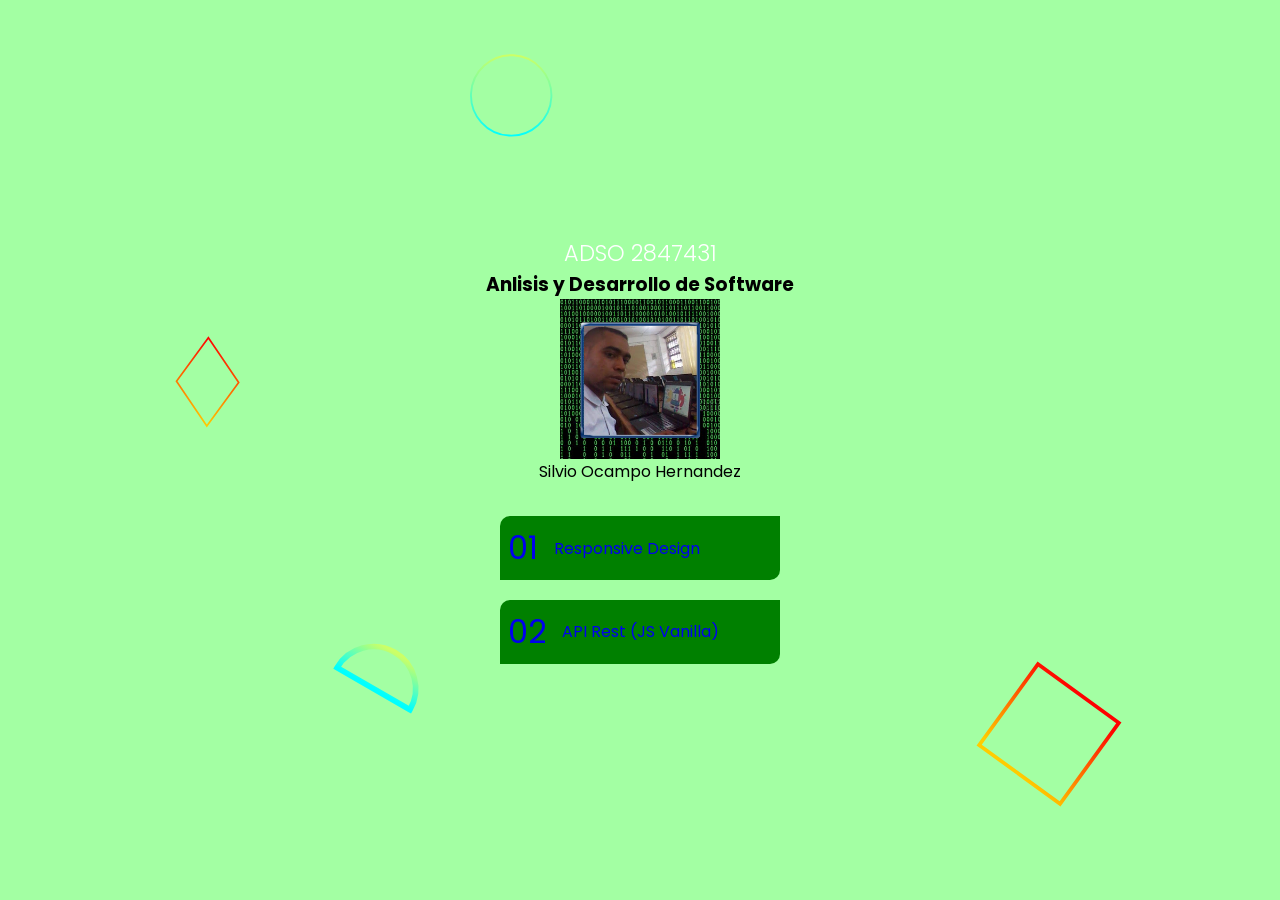
<file: index.html>
<!DOCTYPE html>
<html lang="en">
<head>
    <meta charset="UTF-8">
    <meta name="viewport" content="width=device-width, initial-scale=1.0">
    <title>Main Menu - ADSO 2847431</title>
    <link rel="stylesheet" href="css/master.css">
    <style>
        h1{
            text-align: center;
            zoom: 2.4;
        }
    </style>
</head>
<body class="mmenu">
    <main>
        <header>
            <h2>ADSO 2847431</h2>
            <h3>Anlisis y Desarrollo de Software</h3>
            <img src="css/profile-pic(1).png" width="160">
            <p>Silvio Ocampo Hernandez</p>
        </header>
        <menu>
            <a href="01-responsive-design/inde.html">
                <span>01</span>
                Responsive Design
            </a>
            <a href="#">
                <span>02</span>
                API Rest (JS Vanilla)
            </a>
           
        </menu>
    </main>
</body>
</html>
</file>
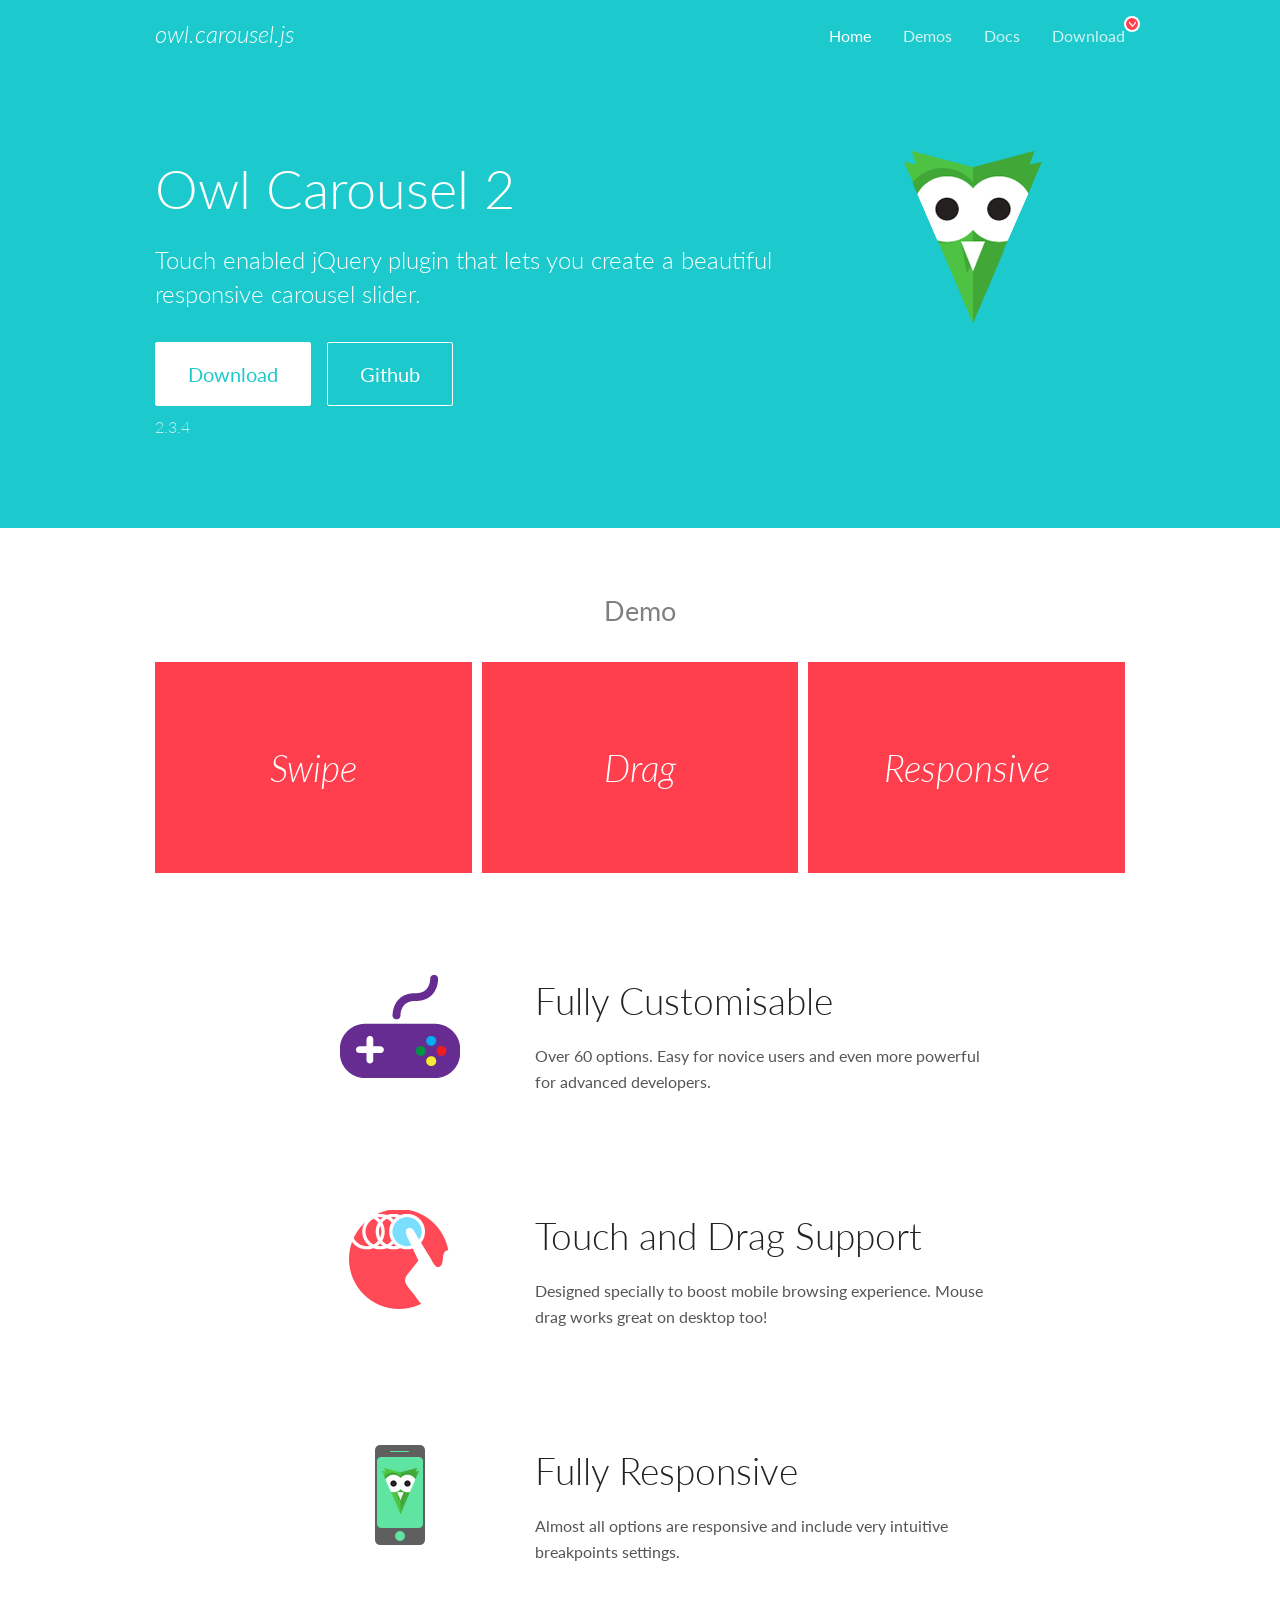
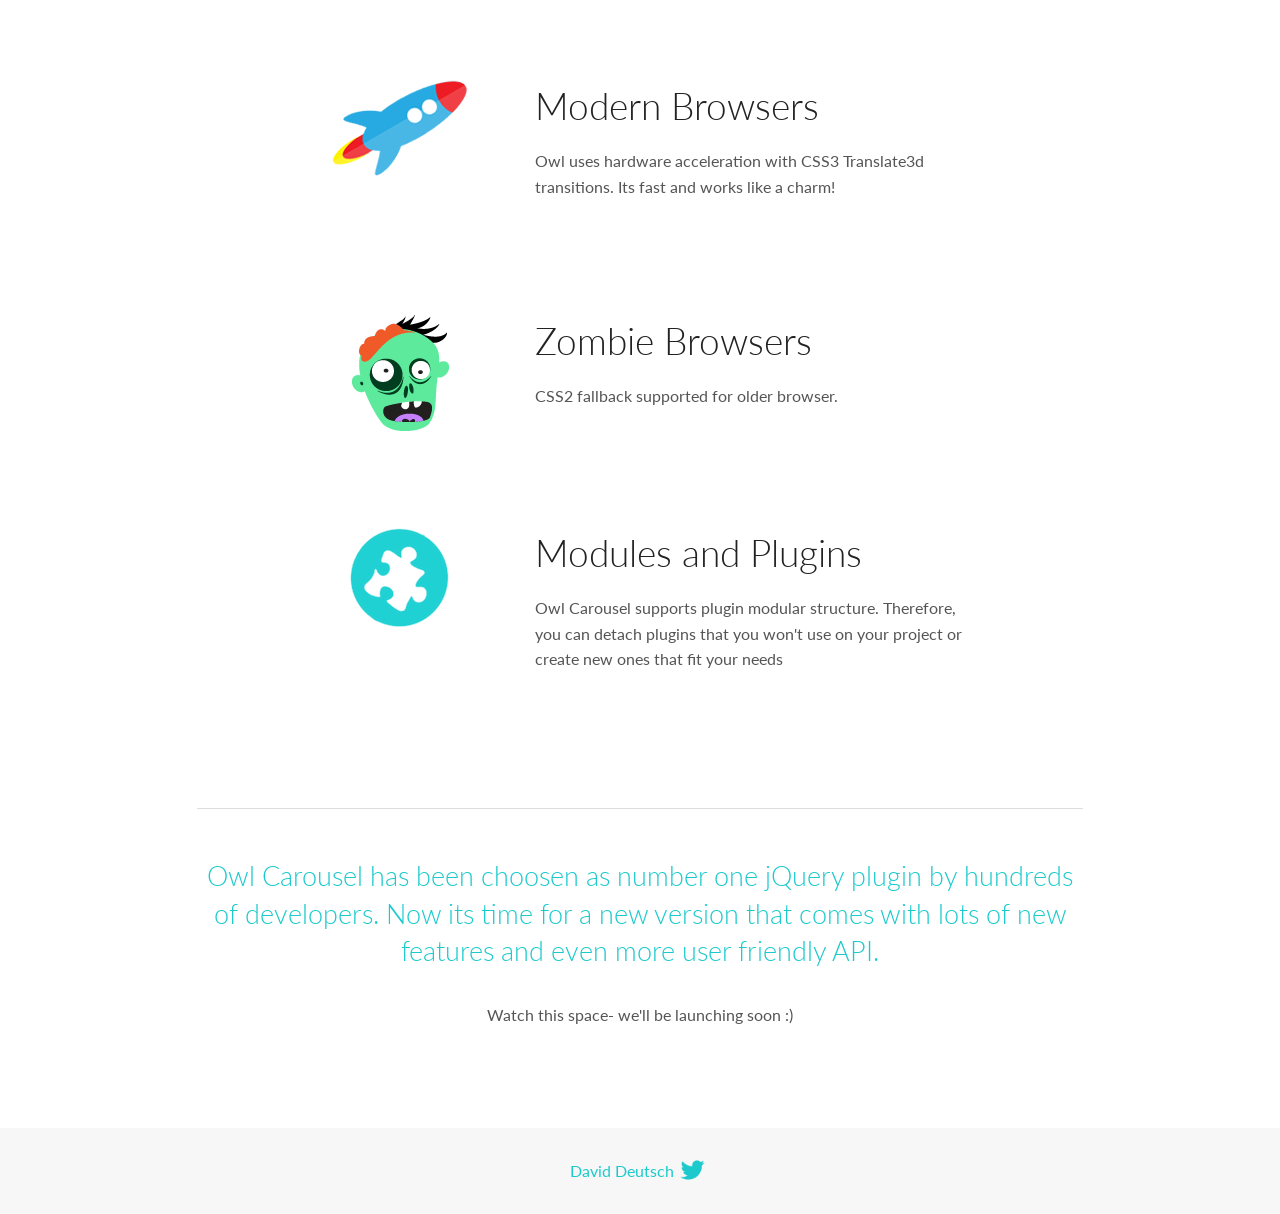
<file: js/OwlCarousel2-2.3.4/docs/index.html>
<!DOCTYPE html>
<html lang="en">
  <head>

    <!-- head -->
    <meta charset="utf-8">
    <meta name="msapplication-tap-highlight" content="no" />
    <meta name="viewport" content="width=device-width, initial-scale=1.0" />
    <meta name="description" content="Touch enabled jQuery plugin that lets you create beautiful responsive carousel slider.">
    <meta name="author" content="David Deutsch">
    <title>
      Home | Owl Carousel | 2.3.4
    </title>

    <!-- Stylesheets -->
    <link href='https://fonts.googleapis.com/css?family=Lato:300,400,700,400italic,300italic' rel='stylesheet' type='text/css'>
    <link rel="stylesheet" href="assets/css/docs.theme.min.css">

    <!-- Owl Stylesheets -->
    <link rel="stylesheet" href="assets/owlcarousel/assets/owl.carousel.min.css">
    <link rel="stylesheet" href="assets/owlcarousel/assets/owl.theme.default.min.css">

    <!-- HTML5 shim and Respond.js IE8 support of HTML5 elements and media queries -->

    <!--[if lt IE 9]>
      <script src="https://oss.maxcdn.com/libs/html5shiv/3.7.0/html5shiv.js"></script>
      <script src="https://oss.maxcdn.com/libs/respond.js/1.3.0/respond.min.js"></script>
    <![endif]-->

    <!-- Favicons -->
    <link rel="apple-touch-icon-precomposed" sizes="144x144" href="assets/ico/apple-touch-icon-144-precomposed.png">
    <link rel="shortcut icon" href="assets/ico/favicon.png">
    <link rel="shortcut icon" href="favicon.ico">

    <!-- Yeah i know js should not be in header. Its required for demos.-->

    <!-- javascript -->
    <script src="assets/vendors/jquery.min.js"></script>
    <script src="assets/owlcarousel/owl.carousel.js"></script>
  </head>
  <body>

    <!-- header -->
    <header class="header">
      <div class="row">
        <div class="large-12 columns">
          <div class="brand left">
            <h3>
              <a href="/OwlCarousel2/">owl.carousel.js</a> 
            </h3>
          </div>
          <a id="toggle-nav" class="right">
            <span></span> <span></span> <span></span> 
          </a> 
          <div class="nav-bar">
            <ul class="clearfix">
              <li class="active">
                <a href="/OwlCarousel2/index.html">Home</a> 
              </li>
              <li> <a href="/OwlCarousel2/demos/demos.html">Demos</a>  </li>
              <li> <a href="/OwlCarousel2/docs/started-welcome.html">Docs</a>  </li>
              <li>
                <a href="https://github.com/OwlCarousel2/OwlCarousel2/archive/2.3.4.zip">Download</a> 
                <span class="download"></span> 
              </li>
            </ul>
          </div>
        </div>
      </div>
    </header>

    <!-- home panel -->
    <section id="hero">
      <div class="row">
        <div class="large-8 medium-8 columns">
          <h1>Owl Carousel 2</h1>
          <h4>Touch enabled jQuery plugin that lets you create a beautiful responsive carousel slider.</h4>
          <a href="https://github.com/OwlCarousel2/OwlCarousel2/archive/2.3.4.zip" class="hero-button">Download</a> 
          <a href="https://github.com/OwlCarousel2/OwlCarousel2" class="hero-button outline">Github</a> 
          <p>2.3.4</p>
        </div>
        <div class="large-4 medium-4 columns">
          <img class="owl-logo" src="assets/img/owl-logo.png" alt="mr. Owl">
        </div>
      </div>
    </section>

    <!-- body -->
    <div class="home-demo">
      <div class="row">
        <div class="large-12 columns">
          <h3>Demo</h3>
          <div class="owl-carousel">
            <div class="item">
              <h2>Swipe</h2>
            </div>
            <div class="item">
              <h2>Drag</h2>
            </div>
            <div class="item">
              <h2>Responsive</h2>
            </div>
            <div class="item">
              <h2>CSS3</h2>
            </div>
            <div class="item">
              <h2>Fast</h2>
            </div>
            <div class="item">
              <h2>Easy</h2>
            </div>
            <div class="item">
              <h2>Free</h2>
            </div>
            <div class="item">
              <h2>Upgradable</h2>
            </div>
            <div class="item">
              <h2>Tons of options</h2>
            </div>
            <div class="item">
              <h2>Infinity</h2>
            </div>
            <div class="item">
              <h2>Auto Width</h2>
            </div>
          </div>
        </div>
      </div>
    </div>
    <script>
      var owl = $('.owl-carousel');
      owl.owlCarousel({
        margin: 10,
        loop: true,
        responsive: {
          0: {
            items: 1
          },
          600: {
            items: 2
          },
          1000: {
            items: 3
          }
        }
      })
    </script>

    <!-- features -->
    <div id="features">
      <div class="row">
        <div class="small-12 medium-9 small-centered columns">
          <section class="row feature">
            <div class="medium-4 small-12 columns">
              <img src="assets/img/feature-options.png" alt="">
            </div>
            <div class="medium-8 small-12 columns">
              <h2>Fully Customisable</h2>
              <p>Over 60 options. Easy for novice users and even more powerful for advanced developers.</p>
            </div>
          </section>
          <section class="row feature">
            <div class="medium-4 small-12 columns">
              <img src="assets/img/feature-drag.png" alt="">
            </div>
            <div class="medium-8 small-12 columns">
              <h2>Touch and Drag Support</h2>
              <p>Designed specially to boost mobile browsing experience. Mouse drag works great on desktop too!</p>
            </div>
          </section>
          <section class="row feature">
            <div class="medium-4 small-12 columns">
              <img src="assets/img/feature-responsive.png" alt="">
            </div>
            <div class="medium-8 small-12 columns">
              <h2>Fully Responsive</h2>
              <p>Almost all options are responsive and include very intuitive breakpoints settings.</p>
            </div>
          </section>
          <section class="row feature">
            <div class="medium-4 small-12 columns">
              <img src="assets/img/feature-modern.png" alt="">
            </div>
            <div class="medium-8 small-12 columns">
              <h2>Modern Browsers</h2>
              <p>Owl uses hardware acceleration with CSS3 Translate3d transitions. Its fast and works like a charm! </p>
            </div>
          </section>
          <section class="row feature">
            <div class="medium-4 small-12 columns">
              <img src="assets/img/feature-zombie.png" alt="">
            </div>
            <div class="medium-8 small-12 columns">
              <h2>Zombie Browsers</h2>
              <p>CSS2 fallback supported for older browser.</p>
            </div>
          </section>
          <section class="row feature">
            <div class="medium-4 small-12 columns">
              <img src="assets/img/feature-module.png" alt="">
            </div>
            <div class="medium-8 small-12 columns">
              <h2>Modules and Plugins</h2>
              <p>Owl Carousel supports plugin modular structure. Therefore, you can detach plugins that you won&#x27;t use on your project or create new ones that fit your needs</p>
            </div>
          </section>
        </div>
      </div>
    </div>

    <!-- footer -->
    <section id="teaser-text">
      <div class="row">
        <div class="small-12 medium-11 small-centered columns">
          <hr>
          <h3 id="owl-carousel-has-been-choosen-as-number-one-jquery-plugin-by-hundreds-of-developers-now-its-time-for-a-new-version-that-comes-with-lots-of-new-features-and-even-more-user-friendly-api-">Owl Carousel has been choosen as number one jQuery plugin by hundreds of developers. Now its time for a new version that comes with lots of new features and even more user friendly API.</h3>
          <p>Watch this space- we&#39;ll be launching soon :)</p>
        </div>
      </div>
    </section>

    <!-- footer -->
    <footer class="footer">
      <div class="row">
        <div class="large-12 columns">
          <h5>
            <a href="/OwlCarousel2/docs/support-contact.html">David Deutsch</a> 
            <a id="custom-tweet-button" href="https://twitter.com/share?url=https://github.com/OwlCarousel2/OwlCarousel2&text=Owl Carousel - This is so awesome! " target="_blank"></a> 
          </h5>
        </div>
      </div>
    </footer>

    <!-- vendors -->
    <script src="assets/vendors/highlight.js"></script>
    <script src="assets/js/app.js"></script>
  </body>
</html>
</file>
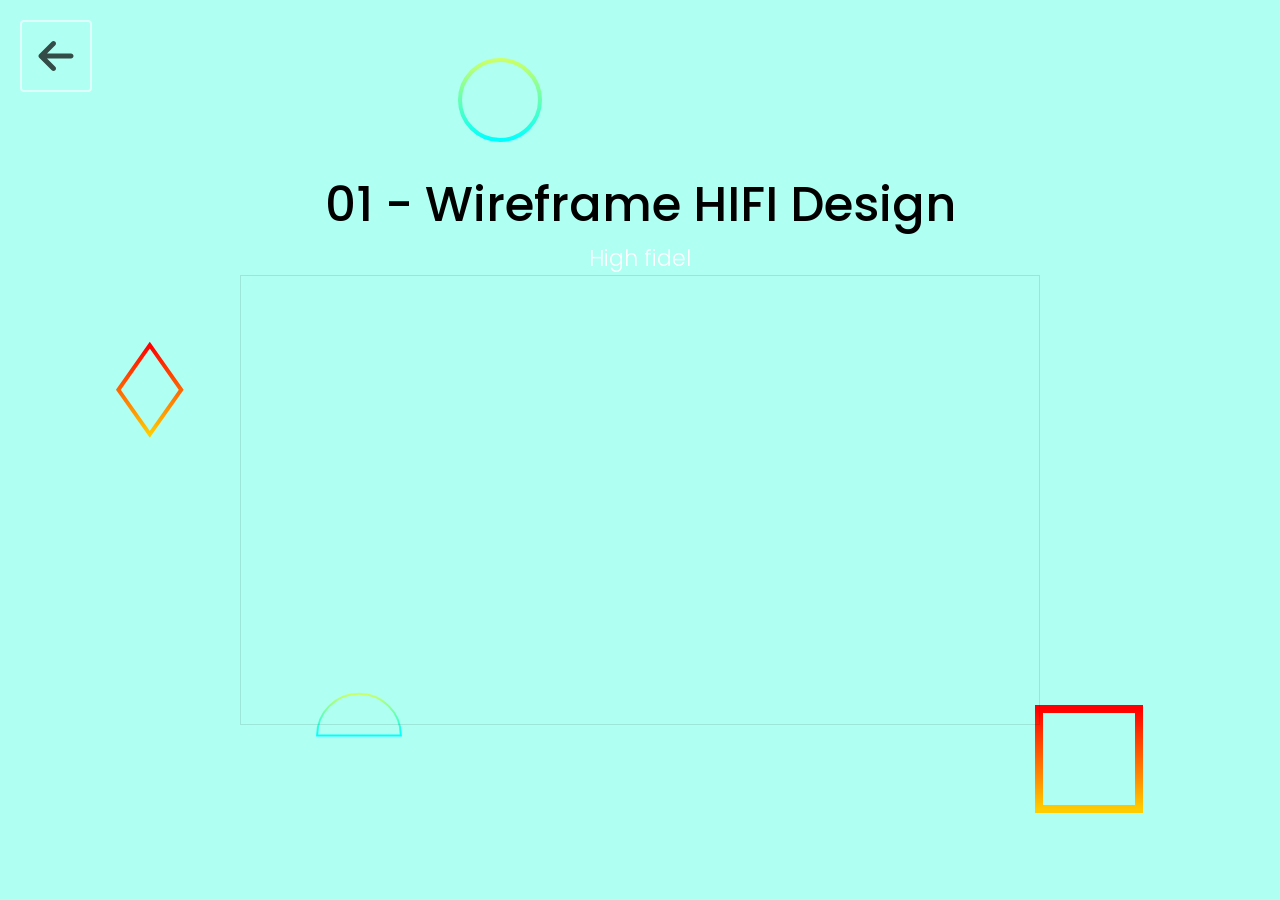
<file: 01-responsive-design/01-wireframe-hifi.html>
<!DOCTYPE html>
<html lang="en">
<head>
    <meta charset="UTF-8">
    <meta name="viewport" content="width=device-width, initial-scale=1.0">
    <title>01 Responsive Dessign</title>
    <link rel="stylesheet" href="../css/master.css">
    <style>
    </style>
</head>
<body class="level3">
    <nav>
        <a href="inde.html" >
            <svg xmlns="http://www.w3.org/2000/svg" viewBox="0 0 448 512"><!--!Font Awesome Free 6.5.2 by @fontawesome - https://fontawesome.com License - https://fontawesome.com/license/free Copyright 2024 Fonticons, Inc.--><path d="M9.4 233.4c-12.5 12.5-12.5 32.8 0 45.3l160 160c12.5 12.5 32.8 12.5 45.3 0s12.5-32.8 0-45.3L109.2 288 416 288c17.7 0 32-14.3 32-32s-14.3-32-32-32l-306.7 0L214.6 118.6c12.5-12.5 12.5-32.8 0-45.3s-32.8-12.5-45.3 0l-160 160z"/></svg>
        </a>
    </nav>
    <main>
        <header>
            <h1>01 - Wireframe HIFI Design</h1>
            <h2>High fidel</h2>
            <iframe style="border: 1px solid rgba(0, 0, 0, 0.1);" width="800" height="450" src="https://www.figma.com/embed?embed_host=share&url=https%3A%2F%2Fwww.figma.com%2Fdesign%2FKlC0yAjcjblSTc1vYr905q%2FUntitled%3Fnode-id%3D42-2%26t%3DKLjxULi3fs0IqRSe-1" allowfullscreen></iframe>
        </header>
        
    </main>
</body>
</html>
</file>
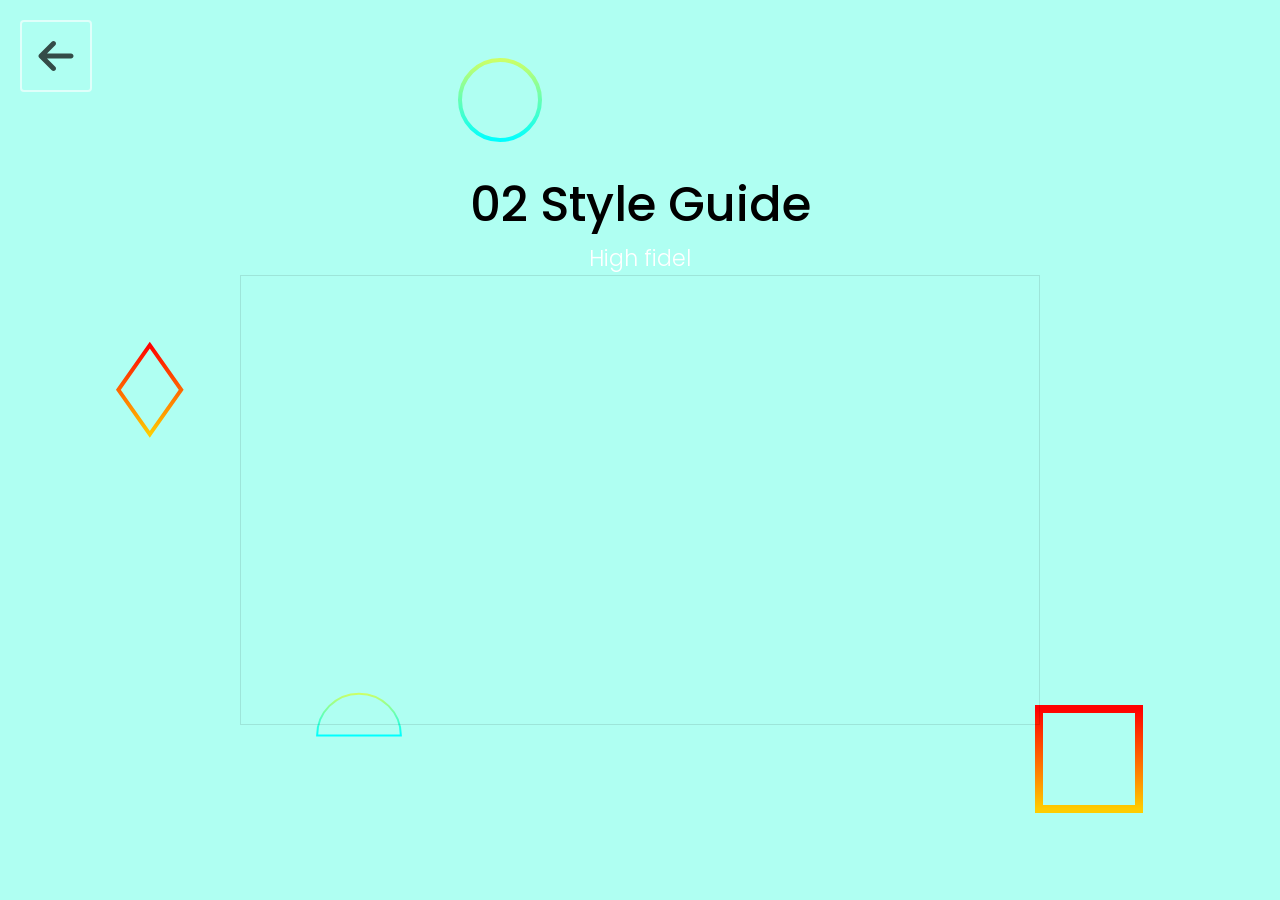
<file: 01-responsive-design/02-styleguide.html>
<!DOCTYPE html>
<html lang="en">
<head>
    <meta charset="UTF-8">
    <meta name="viewport" content="width=device-width, initial-scale=1.0">
    <title>02 Style Guide</title>
    <link rel="stylesheet" href="../css/master.css">
    <style>
    </style>
</head>
<body class="level3">
    <nav>
        <a href="inde.html" >
            <svg xmlns="http://www.w3.org/2000/svg" viewBox="0 0 448 512"><!--!Font Awesome Free 6.5.2 by @fontawesome - https://fontawesome.com License - https://fontawesome.com/license/free Copyright 2024 Fonticons, Inc.--><path d="M9.4 233.4c-12.5 12.5-12.5 32.8 0 45.3l160 160c12.5 12.5 32.8 12.5 45.3 0s12.5-32.8 0-45.3L109.2 288 416 288c17.7 0 32-14.3 32-32s-14.3-32-32-32l-306.7 0L214.6 118.6c12.5-12.5 12.5-32.8 0-45.3s-32.8-12.5-45.3 0l-160 160z"/></svg>
        </a>
    </nav>
    <main>
        <header>
            <h1>02 Style Guide</h1>
            <h2>High fidel</h2>
            <iframe style="border: 1px solid rgba(0, 0, 0, 0.1);" width="800" height="450" src="https://www.figma.com/embed?embed_host=share&url=https%3A%2F%2Fwww.figma.com%2Fdesign%2Ftoiyt9MYlbN4r5kBenJ7j0%2FUntitled%3Fnode-id%3D0-1%26t%3D48EDY2t6KYFKZGI3-1" allowfullscreen></iframe>
        </header>
        
    </main>
</body>
</html>
</file>
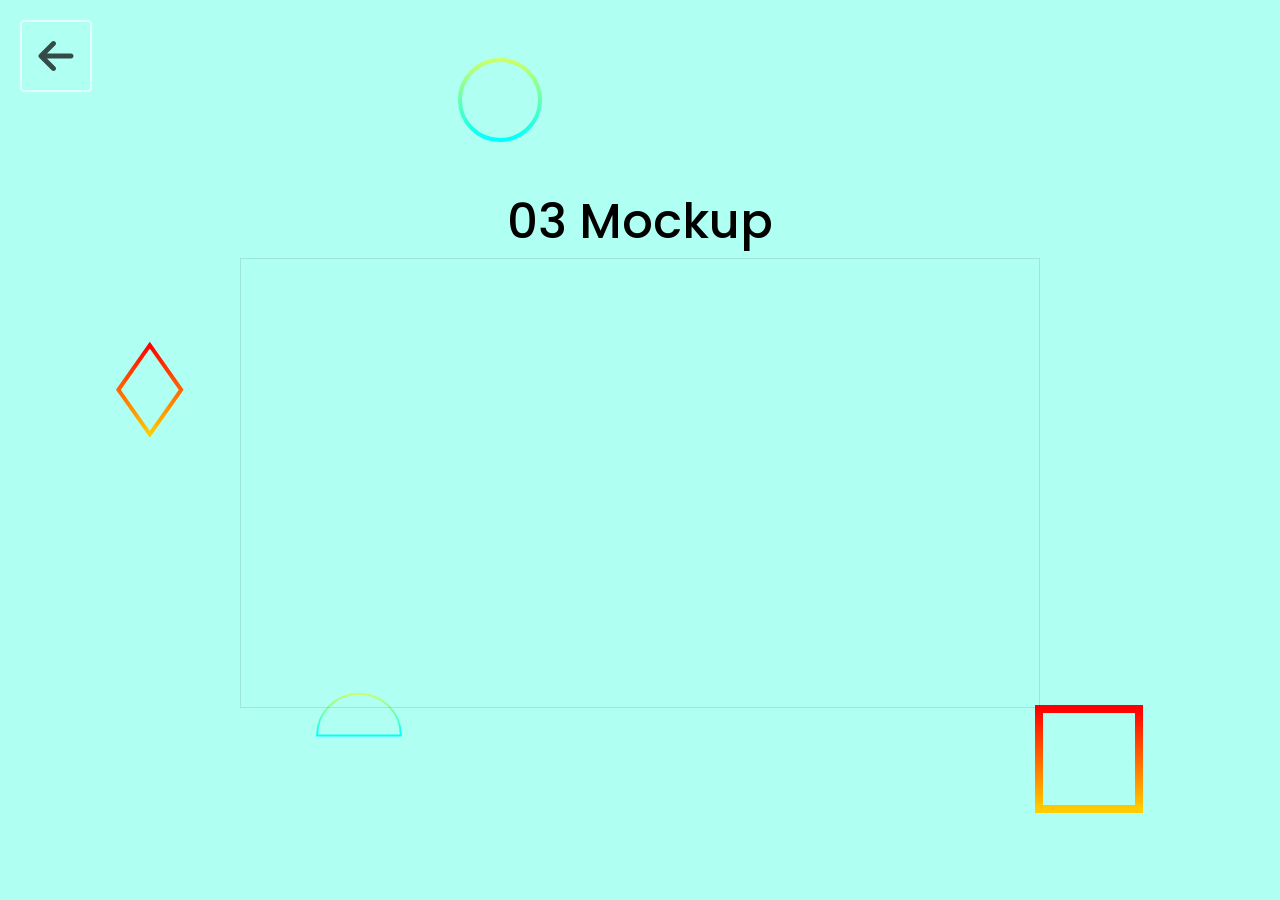
<file: 01-responsive-design/03-Mockup.html>
<!DOCTYPE html>
<html lang="en">
<head>
    <meta charset="UTF-8">
    <meta name="viewport" content="width=device-width, initial-scale=1.0">
    <title>03 Mockup</title>
    <link rel="stylesheet" href="../css/master.css">
    <style>
    </style>
</head>
<body class="level3">
    <nav>
        <a href="inde.html" >
            <svg xmlns="http://www.w3.org/2000/svg" viewBox="0 0 448 512"><!--!Font Awesome Free 6.5.2 by @fontawesome - https://fontawesome.com License - https://fontawesome.com/license/free Copyright 2024 Fonticons, Inc.--><path d="M9.4 233.4c-12.5 12.5-12.5 32.8 0 45.3l160 160c12.5 12.5 32.8 12.5 45.3 0s12.5-32.8 0-45.3L109.2 288 416 288c17.7 0 32-14.3 32-32s-14.3-32-32-32l-306.7 0L214.6 118.6c12.5-12.5 12.5-32.8 0-45.3s-32.8-12.5-45.3 0l-160 160z"/></svg>
        </a>
    </nav>
    <main>
        <header>
            <h1>03 Mockup</h1>
            <h2></h2>
            <iframe style="border: 1px solid rgba(0, 0, 0, 0.1);" width="800" height="450" src="https://www.figma.com/embed?embed_host=share&url=https%3A%2F%2Fwww.figma.com%2Fdesign%2FmPt748m12zUK96NCtb2usW%2FUntitled%3Fnode-id%3D0-1%26t%3DDmZg78SMS9mTYrVs-1" allowfullscreen></iframe>
        </header>
        
    </main>
</body>
</html>
</file>
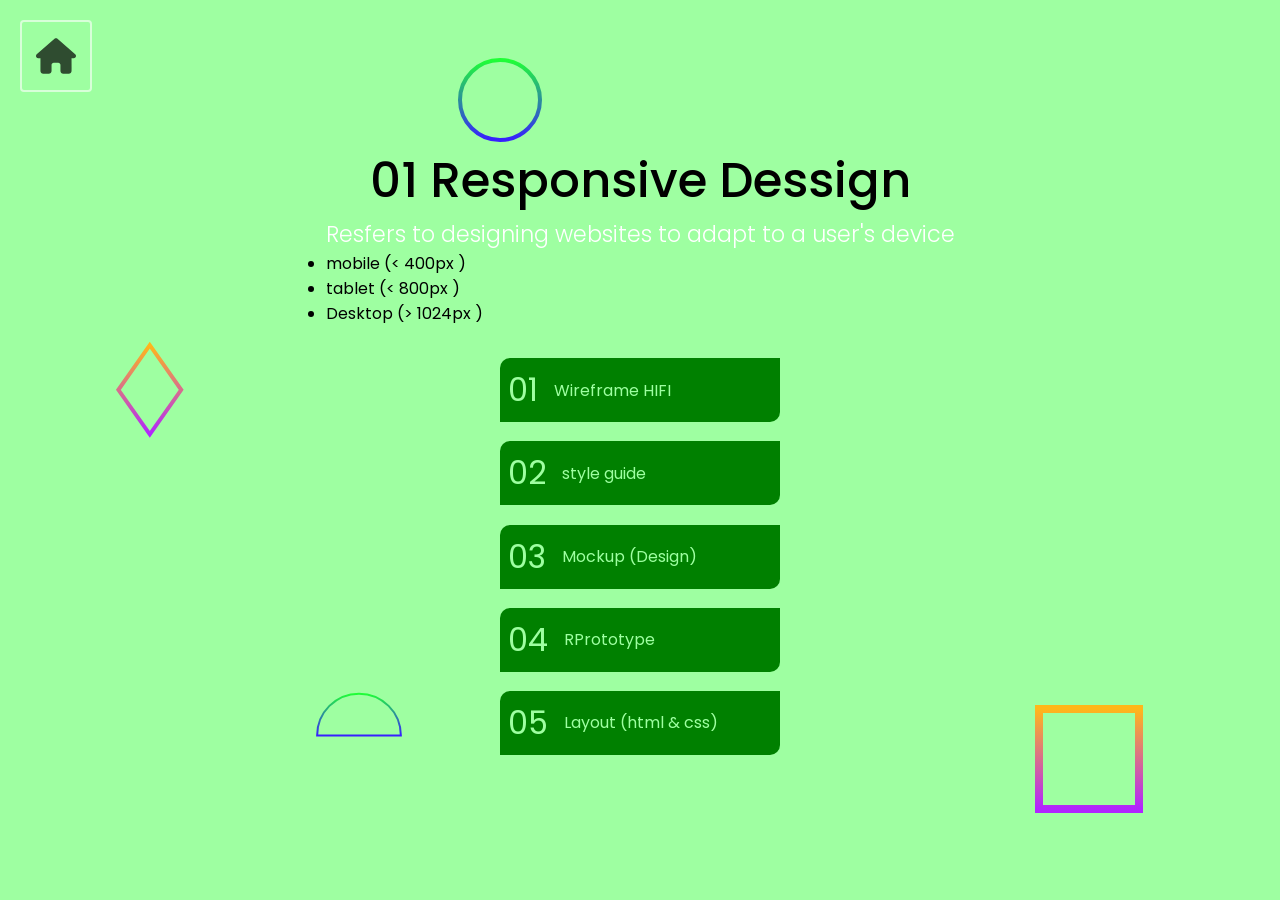
<file: 01-responsive-design/inde.html>
<!DOCTYPE html>
<html lang="en">
<head>
    <meta charset="UTF-8">
    <meta name="viewport" content="width=device-width, initial-scale=1.0">
    <title>01 Responsive Dessign</title>
    <link rel="stylesheet" href="../css/master.css">
    <style>
    </style>
</head>
<body class="level2">
    <nav>
        <a href="../index.html" >
            <svg xmlns="http://www.w3.org/2000/svg" viewBox="0 0 576 512"><!--!Font Awesome Free 6.5.2 by @fontawesome - https://fontawesome.com License - https://fontawesome.com/license/free Copyright 2024 Fonticons, Inc.--><path d="M575.8 255.5c0 18-15 32.1-32 32.1h-32l.7 160.2c0 2.7-.2 5.4-.5 8.1V472c0 22.1-17.9 40-40 40H456c-1.1 0-2.2 0-3.3-.1c-1.4 .1-2.8 .1-4.2 .1H416 392c-22.1 0-40-17.9-40-40V448 384c0-17.7-14.3-32-32-32H256c-17.7 0-32 14.3-32 32v64 24c0 22.1-17.9 40-40 40H160 128.1c-1.5 0-3-.1-4.5-.2c-1.2 .1-2.4 .2-3.6 .2H104c-22.1 0-40-17.9-40-40V360c0-.9 0-1.9 .1-2.8V287.6H32c-18 0-32-14-32-32.1c0-9 3-17 10-24L266.4 8c7-7 15-8 22-8s15 2 21 7L564.8 231.5c8 7 12 15 11 24z"/></svg>
        </a>
    </nav>
    <main>
        <header>
            <h1>01 Responsive Dessign</h1>
            <h2>Resfers to designing websites to adapt to a user's device</h2>
            <ul>
                <li>mobile (< 400px )</li>
                <li>tablet (< 800px )</li>
                <li>Desktop (> 1024px )</li>
            </ul>
        </header>
        <menu>
            <a href="01-wireframe-hifi.html">
                <span>01</span>
                Wireframe HIFI
            </a>
            <a href="02-styleguide.html">
                <span>02</span>
                style guide
            </a>
            <a href="03-Mockup.html">
                <span>03</span>
                Mockup (Design)
            </a>
            <a href="#">
                <span>04</span>
                RPrototype
            </a>
            <a href="#">
                <span>05</span>
                Layout (html & css)
            </a>
        </menu>
    </main>
</body>
</html>
</file>
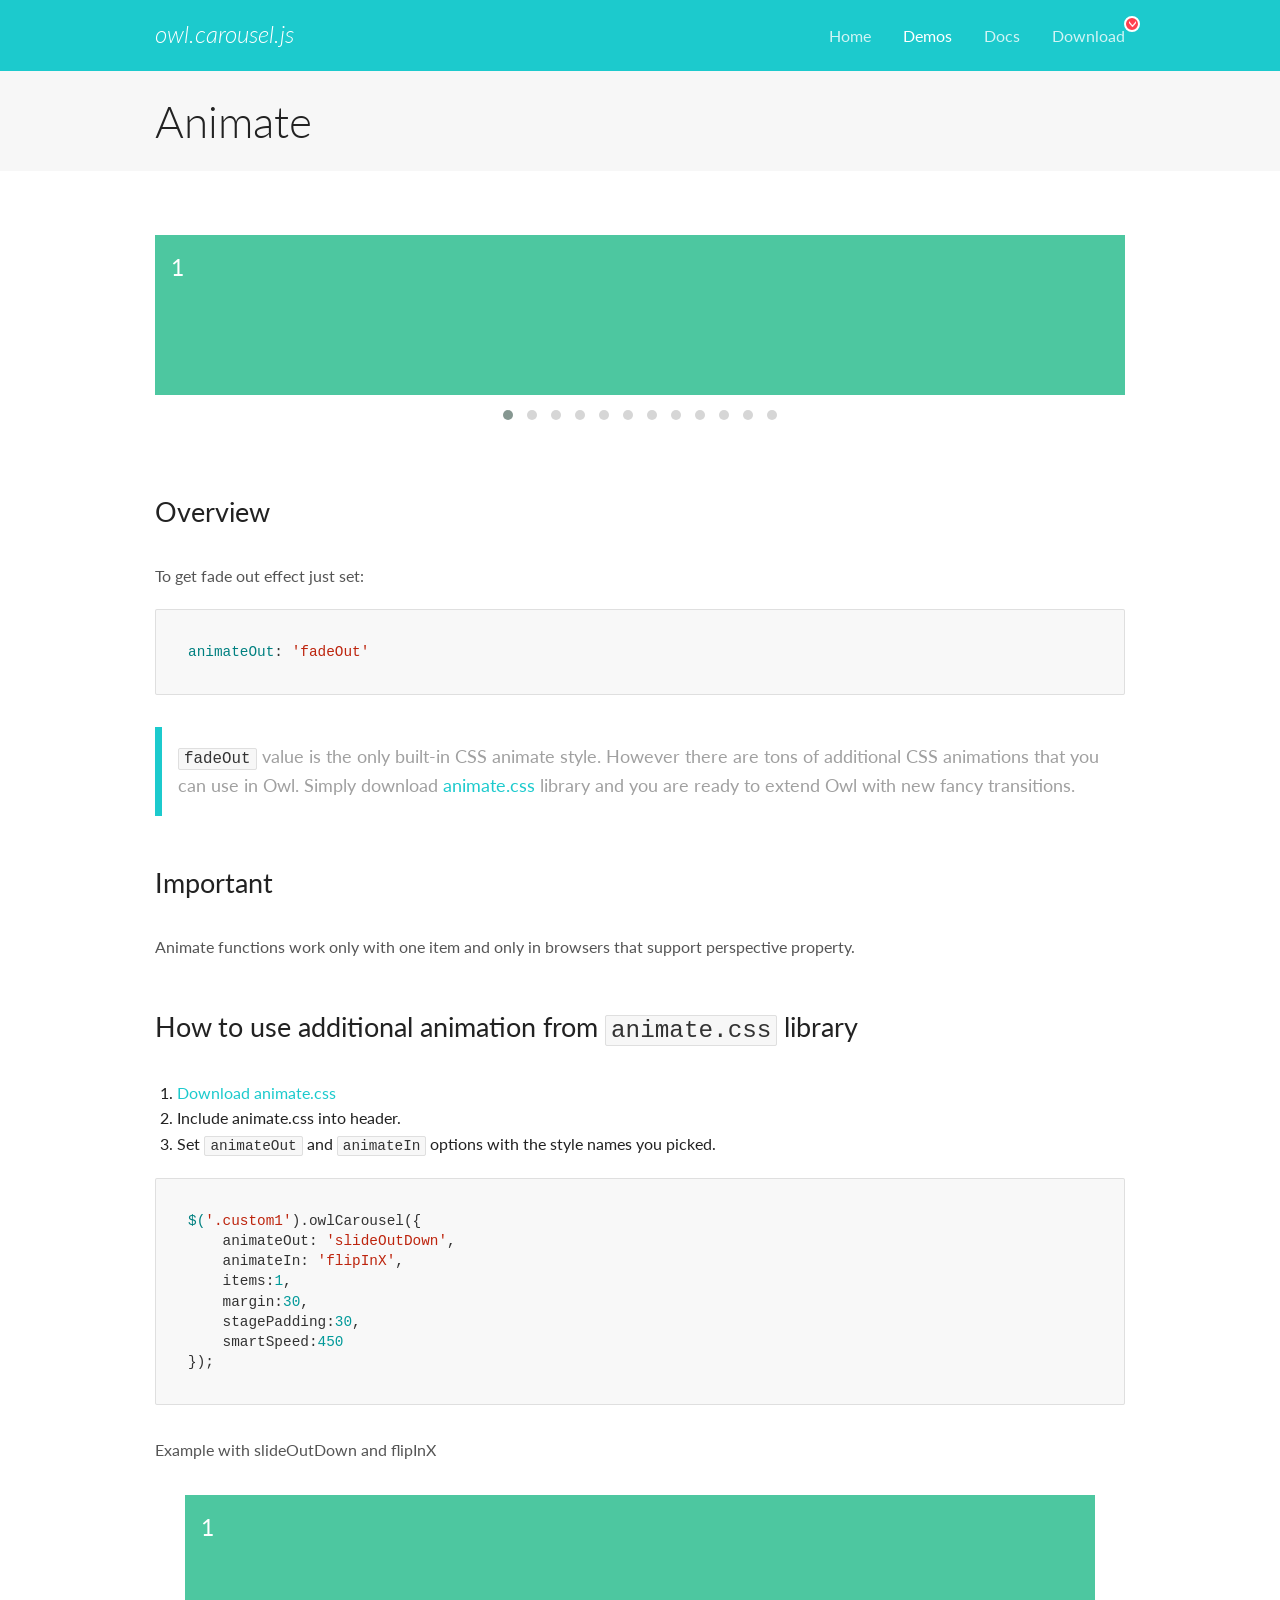
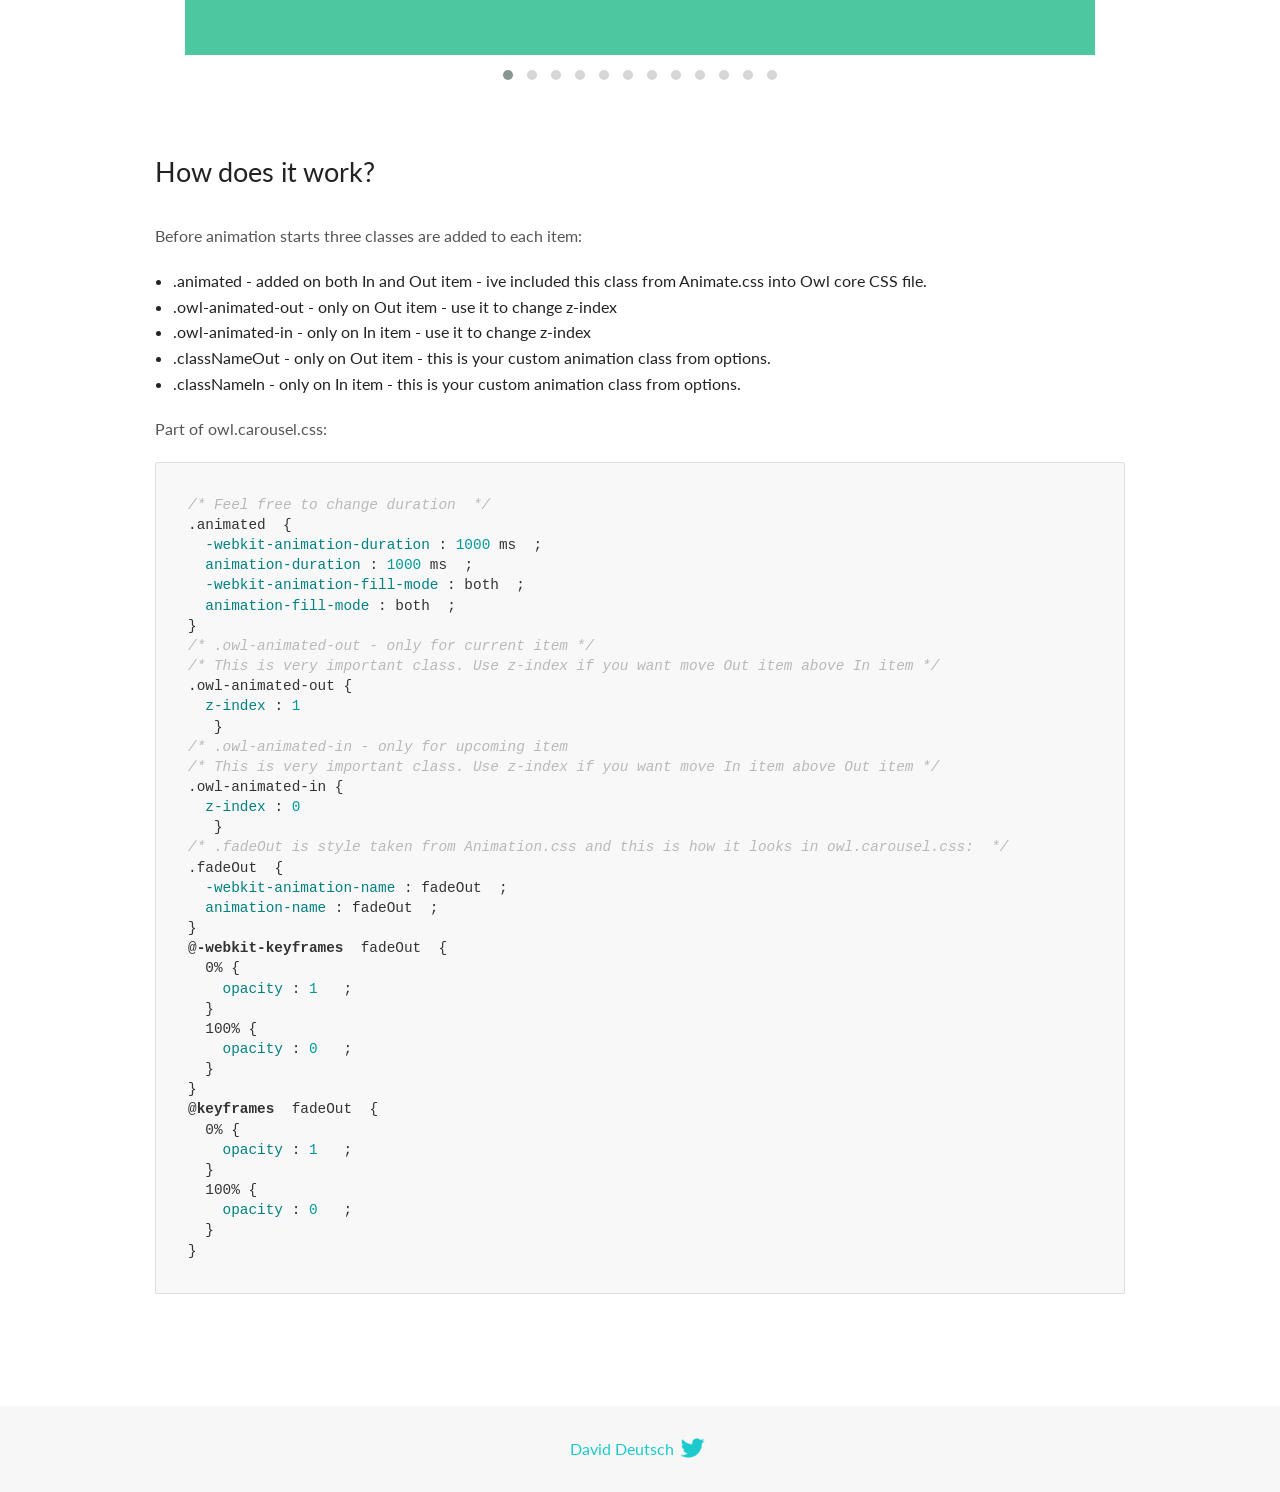
<file: js/OwlCarousel2-2.3.4/docs/demos/animate.html>
<!DOCTYPE html>
<html lang="en">
  <head>

    <!-- head -->
    <meta charset="utf-8">
    <meta name="msapplication-tap-highlight" content="no" />
    <meta name="viewport" content="width=device-width, initial-scale=1.0" />
    <meta name="description" content="Animate carousel">
    <meta name="author" content="David Deutsch">
    <title>
      Animate Demo | Owl Carousel | 2.3.4
    </title>

    <!-- Stylesheets -->
    <link href='https://fonts.googleapis.com/css?family=Lato:300,400,700,400italic,300italic' rel='stylesheet' type='text/css'>
    <link rel="stylesheet" href="../assets/css/docs.theme.min.css">

    <!-- Owl Stylesheets -->
    <link rel="stylesheet" href="../assets/owlcarousel/assets/owl.carousel.min.css">
    <link rel="stylesheet" href="../assets/owlcarousel/assets/owl.theme.default.min.css">

    <!-- HTML5 shim and Respond.js IE8 support of HTML5 elements and media queries -->

    <!--[if lt IE 9]>
      <script src="https://oss.maxcdn.com/libs/html5shiv/3.7.0/html5shiv.js"></script>
      <script src="https://oss.maxcdn.com/libs/respond.js/1.3.0/respond.min.js"></script>
    <![endif]-->

    <!-- Favicons -->
    <link rel="apple-touch-icon-precomposed" sizes="144x144" href="../assets/ico/apple-touch-icon-144-precomposed.png">
    <link rel="shortcut icon" href="../assets/ico/favicon.png">
    <link rel="shortcut icon" href="favicon.ico">

    <!-- Yeah i know js should not be in header. Its required for demos.-->

    <!-- javascript -->
    <script src="../assets/vendors/jquery.min.js"></script>
    <script src="../assets/owlcarousel/owl.carousel.js"></script>
  </head>
  <body>

    <!-- header -->
    <header class="header">
      <div class="row">
        <div class="large-12 columns">
          <div class="brand left">
            <h3>
              <a href="/OwlCarousel2/">owl.carousel.js</a> 
            </h3>
          </div>
          <a id="toggle-nav" class="right">
            <span></span> <span></span> <span></span> 
          </a> 
          <div class="nav-bar">
            <ul class="clearfix">
              <li> <a href="/OwlCarousel2/index.html">Home</a>  </li>
              <li class="active">
                <a href="/OwlCarousel2/demos/demos.html">Demos</a> 
              </li>
              <li> <a href="/OwlCarousel2/docs/started-welcome.html">Docs</a>  </li>
              <li>
                <a href="https://github.com/OwlCarousel2/OwlCarousel2/archive/2.3.4.zip">Download</a> 
                <span class="download"></span> 
              </li>
            </ul>
          </div>
        </div>
      </div>
    </header>

    <!-- title -->
    <section class="title">
      <div class="row">
        <div class="large-12 columns">
          <h1>Animate</h1>
        </div>
      </div>
    </section>

    <!--  Demos -->
    <section id="demos">
      <div class="row">
        <div class="large-12 columns">
          <div class="fadeOut owl-carousel owl-theme">
            <div class="item">
              <h4>1</h4>
            </div>
            <div class="item">
              <h4>2</h4>
            </div>
            <div class="item">
              <h4>3</h4>
            </div>
            <div class="item">
              <h4>4</h4>
            </div>
            <div class="item">
              <h4>5</h4>
            </div>
            <div class="item">
              <h4>6</h4>
            </div>
            <div class="item">
              <h4>7</h4>
            </div>
            <div class="item">
              <h4>8</h4>
            </div>
            <div class="item">
              <h4>9</h4>
            </div>
            <div class="item">
              <h4>10</h4>
            </div>
            <div class="item">
              <h4>11</h4>
            </div>
            <div class="item">
              <h4>12</h4>
            </div>
          </div>
          <h3 id="overview">Overview</h3>
          <p>To get fade out effect just set:</p>
          <pre><code>animateOut: &#39;fadeOut&#39;</code></pre>
          <blockquote>
            <p><code>fadeOut</code> value is the only built-in CSS animate style. However there are tons of additional CSS animations that you can use in Owl. Simply download
              <a href="https://daneden.github.io/animate.css/">animate.css</a>  library and you are ready to extend Owl with new fancy transitions.</p>
          </blockquote>
          <h3 id="important">Important</h3>
          <p>Animate functions work only with one item and only in browsers that support perspective property.</p>
          <h3 id="how-to-use-additional-animation-from-animate-css-library">How to use additional animation from <code>animate.css</code> library</h3>
          <ol>
            <li> <a href="https://daneden.github.io/animate.css/">Download animate.css</a>  </li>
            <li>Include animate.css into header.</li>
            <li>Set <code>animateOut</code> and <code>animateIn</code> options with the style names you picked.</li>
          </ol>
          <pre><code>$(&#39;.custom1&#39;).owlCarousel({
    animateOut: &#39;slideOutDown&#39;,
    animateIn: &#39;flipInX&#39;,
    items:1,
    margin:30,
    stagePadding:30,
    smartSpeed:450
});</code></pre>
          <p>Example with slideOutDown and flipInX</p>
          <div class="custom1 owl-carousel owl-theme">
            <div class="item">
              <h4>1</h4>
            </div>
            <div class="item">
              <h4>2</h4>
            </div>
            <div class="item">
              <h4>3</h4>
            </div>
            <div class="item">
              <h4>4</h4>
            </div>
            <div class="item">
              <h4>5</h4>
            </div>
            <div class="item">
              <h4>6</h4>
            </div>
            <div class="item">
              <h4>7</h4>
            </div>
            <div class="item">
              <h4>8</h4>
            </div>
            <div class="item">
              <h4>9</h4>
            </div>
            <div class="item">
              <h4>10</h4>
            </div>
            <div class="item">
              <h4>11</h4>
            </div>
            <div class="item">
              <h4>12</h4>
            </div>
          </div>
          <h3 id="how-does-it-work-">How does it work?</h3>
          <p>Before animation starts three classes are added to each item:</p>
          <ul>
            <li>.animated - added on both In and Out item - ive included this class from Animate.css into Owl core CSS file.</li>
            <li>.owl-animated-out - only on Out item - use it to change z-index</li>
            <li>.owl-animated-in - only on In item - use it to change z-index</li>
            <li>.classNameOut - only on Out item - this is your custom animation class from options.</li>
            <li>.classNameIn - only on In item - this is your custom animation class from options.</li>
          </ul>
          <p>Part of owl.carousel.css:</p>
          <pre><code class="language-css"><span class="comment">/* Feel free to change duration  */</span> 
<span class="class">.animated</span>  <span class="rules">{
  <span class="rule"><span class="attribute">-webkit-animation-duration</span> :<span class="value"> <span class="number">1000</span> ms</span> </span> ;
  <span class="rule"><span class="attribute">animation-duration</span> :<span class="value"> <span class="number">1000</span> ms</span> </span> ;
  <span class="rule"><span class="attribute">-webkit-animation-fill-mode</span> :<span class="value"> both</span> </span> ;
  <span class="rule"><span class="attribute">animation-fill-mode</span> :<span class="value"> both</span> </span> ;
<span class="rule">}</span> </span> 
<span class="comment">/* .owl-animated-out - only for current item */</span> 
<span class="comment">/* This is very important class. Use z-index if you want move Out item above In item */</span> 
<span class="class">.owl-animated-out</span> <span class="rules">{
  <span class="rule"><span class="attribute">z-index</span> :<span class="value"> <span class="number">1</span> 
</span> </span> </span> }
<span class="comment">/* .owl-animated-in - only for upcoming item
/* This is very important class. Use z-index if you want move In item above Out item */</span> 
<span class="class">.owl-animated-in</span> <span class="rules">{
  <span class="rule"><span class="attribute">z-index</span> :<span class="value"> <span class="number">0</span> 
</span> </span> </span> }
<span class="comment">/* .fadeOut is style taken from Animation.css and this is how it looks in owl.carousel.css:  */</span> 
<span class="class">.fadeOut</span>  <span class="rules">{
  <span class="rule"><span class="attribute">-webkit-animation-name</span> :<span class="value"> fadeOut</span> </span> ;
  <span class="rule"><span class="attribute">animation-name</span> :<span class="value"> fadeOut</span> </span> ;
<span class="rule">}</span> </span> 
<span class="at_rule">@<span class="keyword">-webkit-keyframes</span>  fadeOut </span> {
  0% <span class="rules">{
    <span class="rule"><span class="attribute">opacity</span> :<span class="value"> <span class="number">1</span> </span> </span> ;
  <span class="rule">}</span> </span> 
  100% <span class="rules">{
    <span class="rule"><span class="attribute">opacity</span> :<span class="value"> <span class="number">0</span> </span> </span> ;
  <span class="rule">}</span> </span> 
}
<span class="at_rule">@<span class="keyword">keyframes</span>  fadeOut </span> {
  0% <span class="rules">{
    <span class="rule"><span class="attribute">opacity</span> :<span class="value"> <span class="number">1</span> </span> </span> ;
  <span class="rule">}</span> </span> 
  100% <span class="rules">{
    <span class="rule"><span class="attribute">opacity</span> :<span class="value"> <span class="number">0</span> </span> </span> ;
  <span class="rule">}</span> </span> 
}</code></pre>
          <link rel="stylesheet" href="../assets/css/animate.css">
          <script>
            jQuery(document).ready(function($) {
              $('.fadeOut').owlCarousel({
                items: 1,
                animateOut: 'fadeOut',
                loop: true,
                margin: 10,
              });
              $('.custom1').owlCarousel({
                animateOut: 'slideOutDown',
                animateIn: 'flipInX',
                items: 1,
                margin: 30,
                stagePadding: 30,
                smartSpeed: 450
              });
            });
          </script>
        </div>
      </div>
    </section>

    <!-- footer -->
    <footer class="footer">
      <div class="row">
        <div class="large-12 columns">
          <h5>
            <a href="/OwlCarousel2/docs/support-contact.html">David Deutsch</a> 
            <a id="custom-tweet-button" href="https://twitter.com/share?url=https://github.com/OwlCarousel2/OwlCarousel2&text=Owl Carousel - This is so awesome! " target="_blank"></a> 
          </h5>
        </div>
      </div>
    </footer>

    <!-- vendors -->
    <script src="../assets/vendors/highlight.js"></script>
    <script src="../assets/js/app.js"></script>
  </body>
</html>
</file>
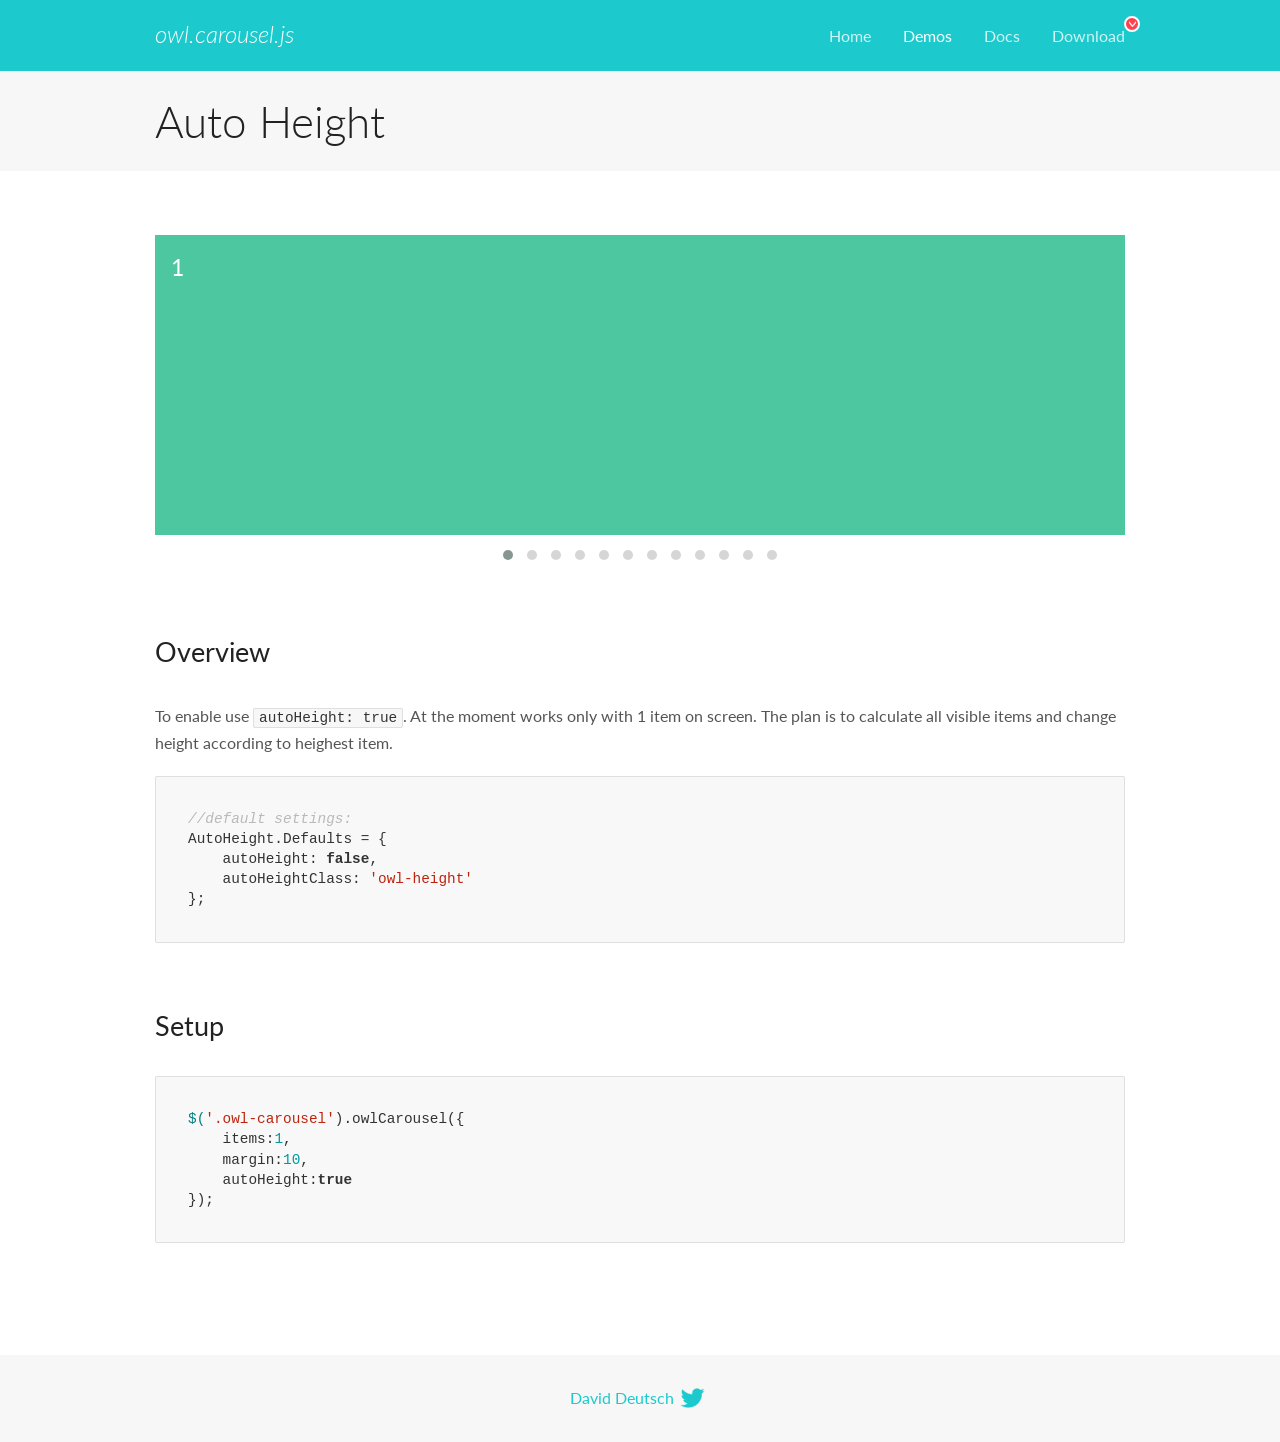
<file: js/OwlCarousel2-2.3.4/docs/demos/autoheight.html>
<!DOCTYPE html>
<html lang="en">
  <head>

    <!-- head -->
    <meta charset="utf-8">
    <meta name="msapplication-tap-highlight" content="no" />
    <meta name="viewport" content="width=device-width, initial-scale=1.0" />
    <meta name="description" content="autoHeight usage demo">
    <meta name="author" content="David Deutsch">
    <title>
      Auto Height Demo | Owl Carousel | 2.3.4
    </title>

    <!-- Stylesheets -->
    <link href='https://fonts.googleapis.com/css?family=Lato:300,400,700,400italic,300italic' rel='stylesheet' type='text/css'>
    <link rel="stylesheet" href="../assets/css/docs.theme.min.css">

    <!-- Owl Stylesheets -->
    <link rel="stylesheet" href="../assets/owlcarousel/assets/owl.carousel.min.css">
    <link rel="stylesheet" href="../assets/owlcarousel/assets/owl.theme.default.min.css">

    <!-- HTML5 shim and Respond.js IE8 support of HTML5 elements and media queries -->

    <!--[if lt IE 9]>
      <script src="https://oss.maxcdn.com/libs/html5shiv/3.7.0/html5shiv.js"></script>
      <script src="https://oss.maxcdn.com/libs/respond.js/1.3.0/respond.min.js"></script>
    <![endif]-->

    <!-- Favicons -->
    <link rel="apple-touch-icon-precomposed" sizes="144x144" href="../assets/ico/apple-touch-icon-144-precomposed.png">
    <link rel="shortcut icon" href="../assets/ico/favicon.png">
    <link rel="shortcut icon" href="favicon.ico">

    <!-- Yeah i know js should not be in header. Its required for demos.-->

    <!-- javascript -->
    <script src="../assets/vendors/jquery.min.js"></script>
    <script src="../assets/owlcarousel/owl.carousel.js"></script>
  </head>
  <body>

    <!-- header -->
    <header class="header">
      <div class="row">
        <div class="large-12 columns">
          <div class="brand left">
            <h3>
              <a href="/OwlCarousel2/">owl.carousel.js</a> 
            </h3>
          </div>
          <a id="toggle-nav" class="right">
            <span></span> <span></span> <span></span> 
          </a> 
          <div class="nav-bar">
            <ul class="clearfix">
              <li> <a href="/OwlCarousel2/index.html">Home</a>  </li>
              <li class="active">
                <a href="/OwlCarousel2/demos/demos.html">Demos</a> 
              </li>
              <li> <a href="/OwlCarousel2/docs/started-welcome.html">Docs</a>  </li>
              <li>
                <a href="https://github.com/OwlCarousel2/OwlCarousel2/archive/2.3.4.zip">Download</a> 
                <span class="download"></span> 
              </li>
            </ul>
          </div>
        </div>
      </div>
    </header>

    <!-- title -->
    <section class="title">
      <div class="row">
        <div class="large-12 columns">
          <h1>Auto Height</h1>
        </div>
      </div>
    </section>

    <!--  Demos -->
    <section id="demos">
      <div class="row">
        <div class="large-12 columns">
          <div class="owl-carousel owl-theme">
            <div class="item" style="height:300px">
              <h4>1</h4>
            </div>
            <div class="item" style="height:100px">
              <h4>2</h4>
            </div>
            <div class="item" style="height:500px">
              <h4>3</h4>
            </div>
            <div class="item" style="height:250px">
              <h4>4</h4>
            </div>
            <div class="item" style="height:400px">
              <h4>5</h4>
            </div>
            <div class="item" style="height:500px">
              <h4>6</h4>
            </div>
            <div class="item" style="height:600px">
              <h4>7</h4>
            </div>
            <div class="item" style="height:400px">
              <h4>8</h4>
            </div>
            <div class="item" style="height:300px">
              <h4>9</h4>
            </div>
            <div class="item" style="height:350px">
              <h4>10</h4>
            </div>
            <div class="item" style="height:200px">
              <h4>11</h4>
            </div>
            <div class="item" style="height:150px">
              <h4>12</h4>
            </div>
          </div>
          <h3 id="overview">Overview</h3>
          <p>To enable use <code>autoHeight: true</code>. At the moment works only with 1 item on screen. The plan is to calculate all visible items and change height according to heighest item.</p>
          <pre><code>//default settings:
AutoHeight.Defaults = {
    autoHeight: false,
    autoHeightClass: &#39;owl-height&#39;
};</code></pre>
          <h3 id="setup">Setup</h3>
          <pre><code>$(&#39;.owl-carousel&#39;).owlCarousel({
    items:1,
    margin:10,
    autoHeight:true
});</code></pre>
          <script>
            $(document).ready(function() {
              $('.owl-carousel').owlCarousel({
                items: 1,
                margin: 10,
                autoHeight: true
              });
            })
          </script>
        </div>
      </div>
    </section>

    <!-- footer -->
    <footer class="footer">
      <div class="row">
        <div class="large-12 columns">
          <h5>
            <a href="/OwlCarousel2/docs/support-contact.html">David Deutsch</a> 
            <a id="custom-tweet-button" href="https://twitter.com/share?url=https://github.com/OwlCarousel2/OwlCarousel2&text=Owl Carousel - This is so awesome! " target="_blank"></a> 
          </h5>
        </div>
      </div>
    </footer>

    <!-- vendors -->
    <script src="../assets/vendors/highlight.js"></script>
    <script src="../assets/js/app.js"></script>
  </body>
</html>
</file>
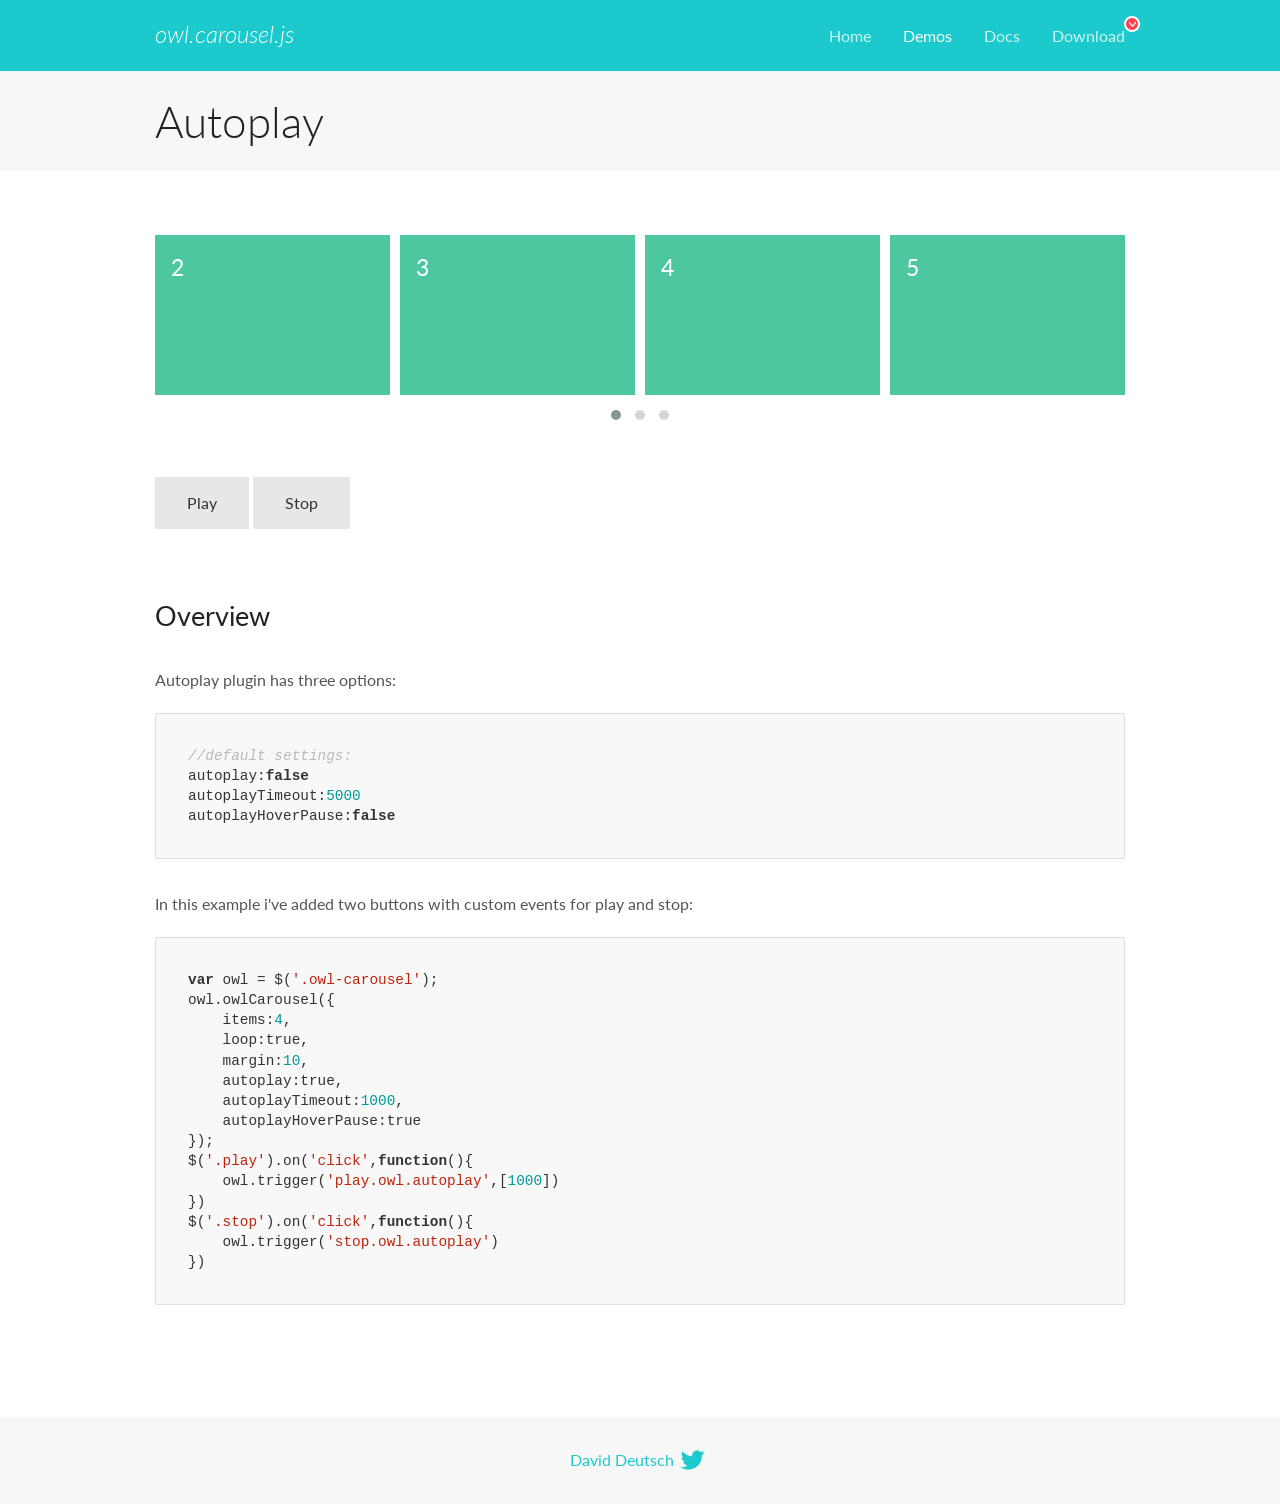
<file: js/OwlCarousel2-2.3.4/docs/demos/autoplay.html>
<!DOCTYPE html>
<html lang="en">
  <head>

    <!-- head -->
    <meta charset="utf-8">
    <meta name="msapplication-tap-highlight" content="no" />
    <meta name="viewport" content="width=device-width, initial-scale=1.0" />
    <meta name="description" content="Autoplay usage demo">
    <meta name="author" content="David Deutsch">
    <title>
      Autoplay Demo | Owl Carousel | 2.3.4
    </title>

    <!-- Stylesheets -->
    <link href='https://fonts.googleapis.com/css?family=Lato:300,400,700,400italic,300italic' rel='stylesheet' type='text/css'>
    <link rel="stylesheet" href="../assets/css/docs.theme.min.css">

    <!-- Owl Stylesheets -->
    <link rel="stylesheet" href="../assets/owlcarousel/assets/owl.carousel.min.css">
    <link rel="stylesheet" href="../assets/owlcarousel/assets/owl.theme.default.min.css">

    <!-- HTML5 shim and Respond.js IE8 support of HTML5 elements and media queries -->

    <!--[if lt IE 9]>
      <script src="https://oss.maxcdn.com/libs/html5shiv/3.7.0/html5shiv.js"></script>
      <script src="https://oss.maxcdn.com/libs/respond.js/1.3.0/respond.min.js"></script>
    <![endif]-->

    <!-- Favicons -->
    <link rel="apple-touch-icon-precomposed" sizes="144x144" href="../assets/ico/apple-touch-icon-144-precomposed.png">
    <link rel="shortcut icon" href="../assets/ico/favicon.png">
    <link rel="shortcut icon" href="favicon.ico">

    <!-- Yeah i know js should not be in header. Its required for demos.-->

    <!-- javascript -->
    <script src="../assets/vendors/jquery.min.js"></script>
    <script src="../assets/owlcarousel/owl.carousel.js"></script>
  </head>
  <body>

    <!-- header -->
    <header class="header">
      <div class="row">
        <div class="large-12 columns">
          <div class="brand left">
            <h3>
              <a href="/OwlCarousel2/">owl.carousel.js</a> 
            </h3>
          </div>
          <a id="toggle-nav" class="right">
            <span></span> <span></span> <span></span> 
          </a> 
          <div class="nav-bar">
            <ul class="clearfix">
              <li> <a href="/OwlCarousel2/index.html">Home</a>  </li>
              <li class="active">
                <a href="/OwlCarousel2/demos/demos.html">Demos</a> 
              </li>
              <li> <a href="/OwlCarousel2/docs/started-welcome.html">Docs</a>  </li>
              <li>
                <a href="https://github.com/OwlCarousel2/OwlCarousel2/archive/2.3.4.zip">Download</a> 
                <span class="download"></span> 
              </li>
            </ul>
          </div>
        </div>
      </div>
    </header>

    <!-- title -->
    <section class="title">
      <div class="row">
        <div class="large-12 columns">
          <h1>Autoplay</h1>
        </div>
      </div>
    </section>

    <!--  Demos -->
    <section id="demos">
      <div class="row">
        <div class="large-12 columns">
          <div class="owl-carousel owl-theme">
            <div class="item">
              <h4>1</h4>
            </div>
            <div class="item">
              <h4>2</h4>
            </div>
            <div class="item">
              <h4>3</h4>
            </div>
            <div class="item">
              <h4>4</h4>
            </div>
            <div class="item">
              <h4>5</h4>
            </div>
            <div class="item">
              <h4>6</h4>
            </div>
            <div class="item">
              <h4>7</h4>
            </div>
            <div class="item">
              <h4>8</h4>
            </div>
            <div class="item">
              <h4>9</h4>
            </div>
            <div class="item">
              <h4>10</h4>
            </div>
            <div class="item">
              <h4>11</h4>
            </div>
            <div class="item">
              <h4>12</h4>
            </div>
          </div>
          <a class="button secondary play">Play</a> 
          <a class="button secondary stop">Stop</a> 
          <h3 id="overview">Overview</h3>
          <p>Autoplay plugin has three options:</p>
          <pre><code>//default settings:
autoplay:false
autoplayTimeout:5000
autoplayHoverPause:false</code></pre>
          <p>In this example i&#39;ve added two buttons with custom events for play and stop:</p>
          <pre><code>var owl = $(&#39;.owl-carousel&#39;);
owl.owlCarousel({
    items:4,
    loop:true,
    margin:10,
    autoplay:true,
    autoplayTimeout:1000,
    autoplayHoverPause:true
});
$(&#39;.play&#39;).on(&#39;click&#39;,function(){
    owl.trigger(&#39;play.owl.autoplay&#39;,[1000])
})
$(&#39;.stop&#39;).on(&#39;click&#39;,function(){
    owl.trigger(&#39;stop.owl.autoplay&#39;)
})</code></pre>
          <script>
            $(document).ready(function() {
              var owl = $('.owl-carousel');
              owl.owlCarousel({
                items: 4,
                loop: true,
                margin: 10,
                autoplay: true,
                autoplayTimeout: 1000,
                autoplayHoverPause: true
              });
              $('.play').on('click', function() {
                owl.trigger('play.owl.autoplay', [1000])
              })
              $('.stop').on('click', function() {
                owl.trigger('stop.owl.autoplay')
              })
            })
          </script>
        </div>
      </div>
    </section>

    <!-- footer -->
    <footer class="footer">
      <div class="row">
        <div class="large-12 columns">
          <h5>
            <a href="/OwlCarousel2/docs/support-contact.html">David Deutsch</a> 
            <a id="custom-tweet-button" href="https://twitter.com/share?url=https://github.com/OwlCarousel2/OwlCarousel2&text=Owl Carousel - This is so awesome! " target="_blank"></a> 
          </h5>
        </div>
      </div>
    </footer>

    <!-- vendors -->
    <script src="../assets/vendors/highlight.js"></script>
    <script src="../assets/js/app.js"></script>
  </body>
</html>
</file>
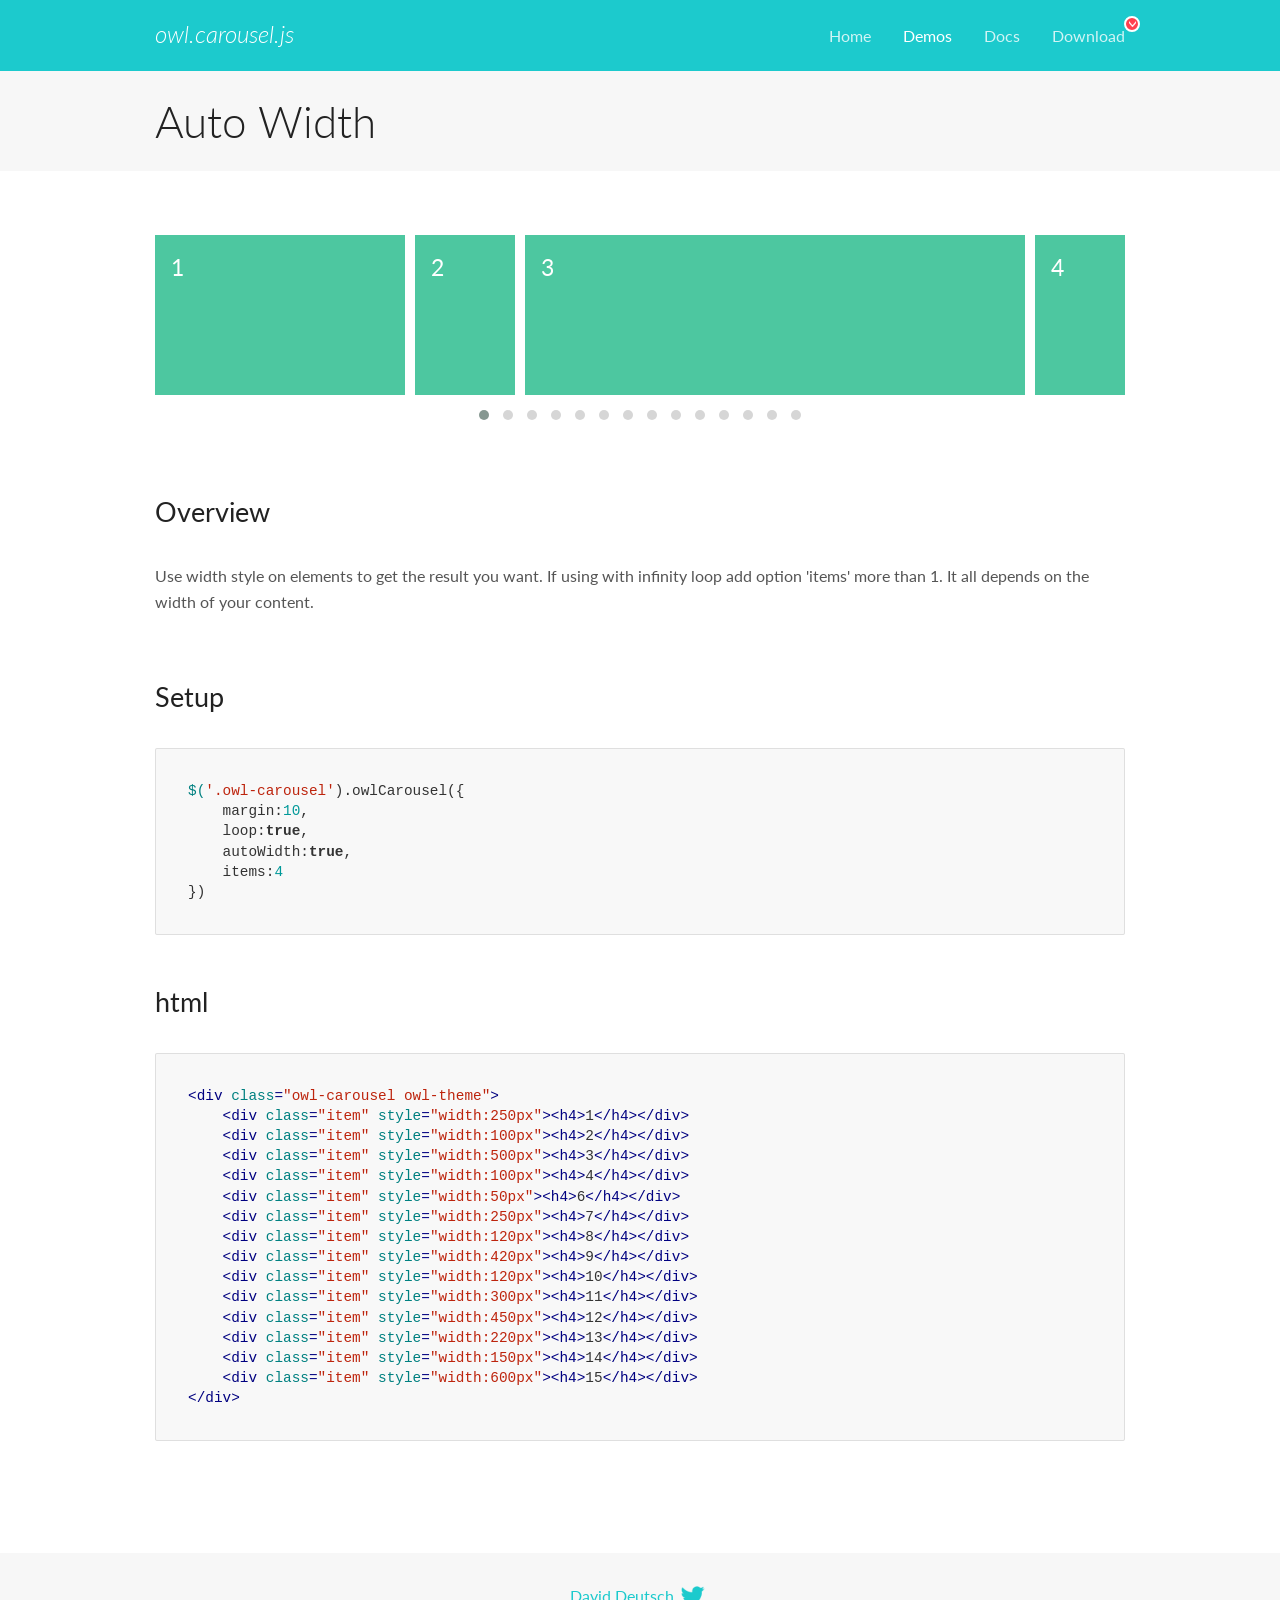
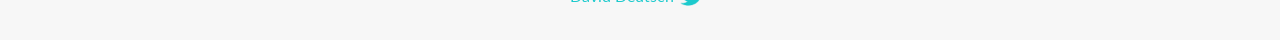
<file: js/OwlCarousel2-2.3.4/docs/demos/autowidth.html>
<!DOCTYPE html>
<html lang="en">
  <head>

    <!-- head -->
    <meta charset="utf-8">
    <meta name="msapplication-tap-highlight" content="no" />
    <meta name="viewport" content="width=device-width, initial-scale=1.0" />
    <meta name="description" content="Auto Width">
    <meta name="author" content="David Deutsch">
    <title>
      Auto Width Demo | Owl Carousel | 2.3.4
    </title>

    <!-- Stylesheets -->
    <link href='https://fonts.googleapis.com/css?family=Lato:300,400,700,400italic,300italic' rel='stylesheet' type='text/css'>
    <link rel="stylesheet" href="../assets/css/docs.theme.min.css">

    <!-- Owl Stylesheets -->
    <link rel="stylesheet" href="../assets/owlcarousel/assets/owl.carousel.min.css">
    <link rel="stylesheet" href="../assets/owlcarousel/assets/owl.theme.default.min.css">

    <!-- HTML5 shim and Respond.js IE8 support of HTML5 elements and media queries -->

    <!--[if lt IE 9]>
      <script src="https://oss.maxcdn.com/libs/html5shiv/3.7.0/html5shiv.js"></script>
      <script src="https://oss.maxcdn.com/libs/respond.js/1.3.0/respond.min.js"></script>
    <![endif]-->

    <!-- Favicons -->
    <link rel="apple-touch-icon-precomposed" sizes="144x144" href="../assets/ico/apple-touch-icon-144-precomposed.png">
    <link rel="shortcut icon" href="../assets/ico/favicon.png">
    <link rel="shortcut icon" href="favicon.ico">

    <!-- Yeah i know js should not be in header. Its required for demos.-->

    <!-- javascript -->
    <script src="../assets/vendors/jquery.min.js"></script>
    <script src="../assets/owlcarousel/owl.carousel.js"></script>
  </head>
  <body>

    <!-- header -->
    <header class="header">
      <div class="row">
        <div class="large-12 columns">
          <div class="brand left">
            <h3>
              <a href="/OwlCarousel2/">owl.carousel.js</a> 
            </h3>
          </div>
          <a id="toggle-nav" class="right">
            <span></span> <span></span> <span></span> 
          </a> 
          <div class="nav-bar">
            <ul class="clearfix">
              <li> <a href="/OwlCarousel2/index.html">Home</a>  </li>
              <li class="active">
                <a href="/OwlCarousel2/demos/demos.html">Demos</a> 
              </li>
              <li> <a href="/OwlCarousel2/docs/started-welcome.html">Docs</a>  </li>
              <li>
                <a href="https://github.com/OwlCarousel2/OwlCarousel2/archive/2.3.4.zip">Download</a> 
                <span class="download"></span> 
              </li>
            </ul>
          </div>
        </div>
      </div>
    </header>

    <!-- title -->
    <section class="title">
      <div class="row">
        <div class="large-12 columns">
          <h1>Auto Width</h1>
        </div>
      </div>
    </section>

    <!--  Demos -->
    <section id="demos">
      <div class="row">
        <div class="large-12 columns">
          <div class="owl-carousel owl-theme">
            <div class="item" style="width:250px">
              <h4>1</h4>
            </div>
            <div class="item" style="width:100px">
              <h4>2</h4>
            </div>
            <div class="item" style="width:500px">
              <h4>3</h4>
            </div>
            <div class="item" style="width:100px">
              <h4>4</h4>
            </div>
            <div class="item" style="width:50px">
              <h4>6</h4>
            </div>
            <div class="item" style="width:250px">
              <h4>7</h4>
            </div>
            <div class="item" style="width:120px">
              <h4>8</h4>
            </div>
            <div class="item" style="width:420px">
              <h4>9</h4>
            </div>
            <div class="item" style="width:120px">
              <h4>10</h4>
            </div>
            <div class="item" style="width:300px">
              <h4>11</h4>
            </div>
            <div class="item" style="width:450px">
              <h4>12</h4>
            </div>
            <div class="item" style="width:220px">
              <h4>13</h4>
            </div>
            <div class="item" style="width:150px">
              <h4>14</h4>
            </div>
            <div class="item" style="width:600px">
              <h4>15</h4>
            </div>
          </div>
          <h3 id="overview">Overview</h3>
          <p>Use width style on elements to get the result you want. If using with infinity loop add option &#39;items&#39; more than 1. It all depends on the width of your content.</p>
          <h3 id="setup">Setup</h3>
          <pre><code>$(&#39;.owl-carousel&#39;).owlCarousel({
    margin:10,
    loop:true,
    autoWidth:true,
    items:4
})</code></pre>
          <h3 id="html">html</h3>
          <pre><code>&lt;div class=&quot;owl-carousel owl-theme&quot;&gt;
    &lt;div class=&quot;item&quot; style=&quot;width:250px&quot;&gt;&lt;h4&gt;1&lt;/h4&gt;&lt;/div&gt;
    &lt;div class=&quot;item&quot; style=&quot;width:100px&quot;&gt;&lt;h4&gt;2&lt;/h4&gt;&lt;/div&gt;
    &lt;div class=&quot;item&quot; style=&quot;width:500px&quot;&gt;&lt;h4&gt;3&lt;/h4&gt;&lt;/div&gt;
    &lt;div class=&quot;item&quot; style=&quot;width:100px&quot;&gt;&lt;h4&gt;4&lt;/h4&gt;&lt;/div&gt;
    &lt;div class=&quot;item&quot; style=&quot;width:50px&quot;&gt;&lt;h4&gt;6&lt;/h4&gt;&lt;/div&gt;
    &lt;div class=&quot;item&quot; style=&quot;width:250px&quot;&gt;&lt;h4&gt;7&lt;/h4&gt;&lt;/div&gt;
    &lt;div class=&quot;item&quot; style=&quot;width:120px&quot;&gt;&lt;h4&gt;8&lt;/h4&gt;&lt;/div&gt;
    &lt;div class=&quot;item&quot; style=&quot;width:420px&quot;&gt;&lt;h4&gt;9&lt;/h4&gt;&lt;/div&gt;
    &lt;div class=&quot;item&quot; style=&quot;width:120px&quot;&gt;&lt;h4&gt;10&lt;/h4&gt;&lt;/div&gt;
    &lt;div class=&quot;item&quot; style=&quot;width:300px&quot;&gt;&lt;h4&gt;11&lt;/h4&gt;&lt;/div&gt;
    &lt;div class=&quot;item&quot; style=&quot;width:450px&quot;&gt;&lt;h4&gt;12&lt;/h4&gt;&lt;/div&gt;
    &lt;div class=&quot;item&quot; style=&quot;width:220px&quot;&gt;&lt;h4&gt;13&lt;/h4&gt;&lt;/div&gt;
    &lt;div class=&quot;item&quot; style=&quot;width:150px&quot;&gt;&lt;h4&gt;14&lt;/h4&gt;&lt;/div&gt;
    &lt;div class=&quot;item&quot; style=&quot;width:600px&quot;&gt;&lt;h4&gt;15&lt;/h4&gt;&lt;/div&gt;
&lt;/div&gt;</code></pre>
          <script>
            $(document).ready(function() {
              $('.owl-carousel').owlCarousel({
                margin: 10,
                loop: true,
                autoWidth: true,
                items: 4
              })
            })
          </script>
        </div>
      </div>
    </section>

    <!-- footer -->
    <footer class="footer">
      <div class="row">
        <div class="large-12 columns">
          <h5>
            <a href="/OwlCarousel2/docs/support-contact.html">David Deutsch</a> 
            <a id="custom-tweet-button" href="https://twitter.com/share?url=https://github.com/OwlCarousel2/OwlCarousel2&text=Owl Carousel - This is so awesome! " target="_blank"></a> 
          </h5>
        </div>
      </div>
    </footer>

    <!-- vendors -->
    <script src="../assets/vendors/highlight.js"></script>
    <script src="../assets/js/app.js"></script>
  </body>
</html>
</file>
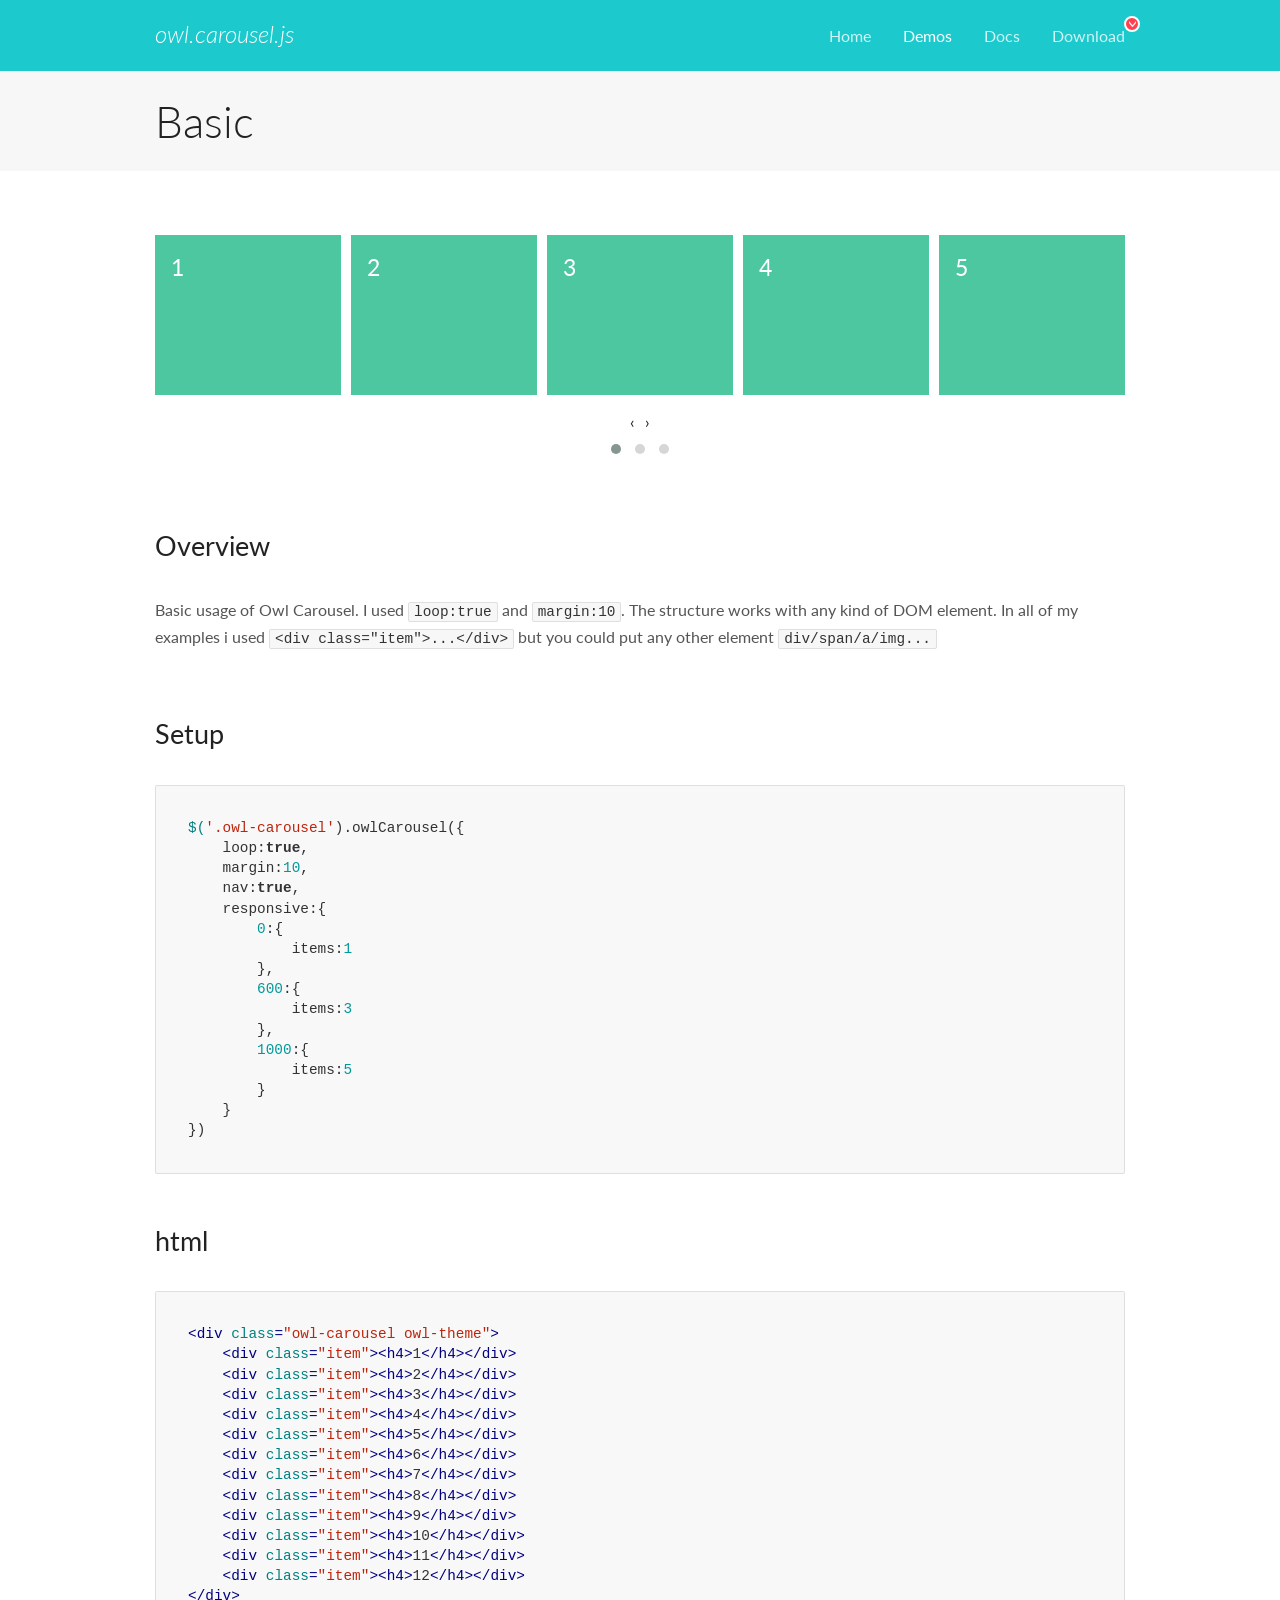
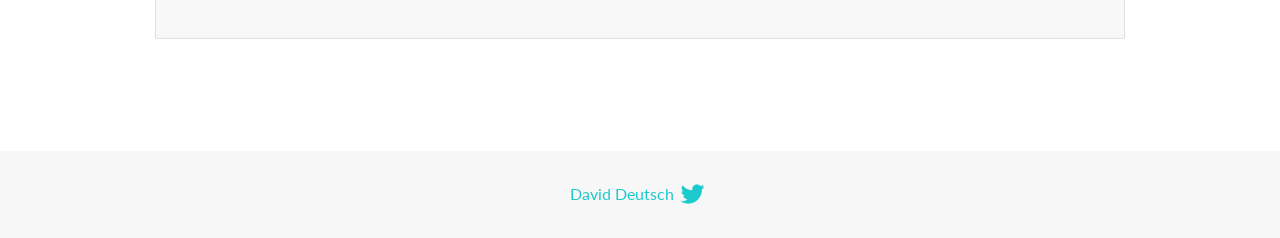
<file: js/OwlCarousel2-2.3.4/docs/demos/basic.html>
<!DOCTYPE html>
<html lang="en">
  <head>

    <!-- head -->
    <meta charset="utf-8">
    <meta name="msapplication-tap-highlight" content="no" />
    <meta name="viewport" content="width=device-width, initial-scale=1.0" />
    <meta name="description" content="Basic usage demo">
    <meta name="author" content="David Deutsch">
    <title>
      Basic Demo | Owl Carousel | 2.3.4
    </title>

    <!-- Stylesheets -->
    <link href='https://fonts.googleapis.com/css?family=Lato:300,400,700,400italic,300italic' rel='stylesheet' type='text/css'>
    <link rel="stylesheet" href="../assets/css/docs.theme.min.css">

    <!-- Owl Stylesheets -->
    <link rel="stylesheet" href="../assets/owlcarousel/assets/owl.carousel.min.css">
    <link rel="stylesheet" href="../assets/owlcarousel/assets/owl.theme.default.min.css">

    <!-- HTML5 shim and Respond.js IE8 support of HTML5 elements and media queries -->

    <!--[if lt IE 9]>
      <script src="https://oss.maxcdn.com/libs/html5shiv/3.7.0/html5shiv.js"></script>
      <script src="https://oss.maxcdn.com/libs/respond.js/1.3.0/respond.min.js"></script>
    <![endif]-->

    <!-- Favicons -->
    <link rel="apple-touch-icon-precomposed" sizes="144x144" href="../assets/ico/apple-touch-icon-144-precomposed.png">
    <link rel="shortcut icon" href="../assets/ico/favicon.png">
    <link rel="shortcut icon" href="favicon.ico">

    <!-- Yeah i know js should not be in header. Its required for demos.-->

    <!-- javascript -->
    <script src="../assets/vendors/jquery.min.js"></script>
    <script src="../assets/owlcarousel/owl.carousel.js"></script>
  </head>
  <body>

    <!-- header -->
    <header class="header">
      <div class="row">
        <div class="large-12 columns">
          <div class="brand left">
            <h3>
              <a href="/OwlCarousel2/">owl.carousel.js</a> 
            </h3>
          </div>
          <a id="toggle-nav" class="right">
            <span></span> <span></span> <span></span> 
          </a> 
          <div class="nav-bar">
            <ul class="clearfix">
              <li> <a href="/OwlCarousel2/index.html">Home</a>  </li>
              <li class="active">
                <a href="/OwlCarousel2/demos/demos.html">Demos</a> 
              </li>
              <li> <a href="/OwlCarousel2/docs/started-welcome.html">Docs</a>  </li>
              <li>
                <a href="https://github.com/OwlCarousel2/OwlCarousel2/archive/2.3.4.zip">Download</a> 
                <span class="download"></span> 
              </li>
            </ul>
          </div>
        </div>
      </div>
    </header>

    <!-- title -->
    <section class="title">
      <div class="row">
        <div class="large-12 columns">
          <h1>Basic</h1>
        </div>
      </div>
    </section>

    <!--  Demos -->
    <section id="demos">
      <div class="row">
        <div class="large-12 columns">
          <div class="owl-carousel owl-theme">
            <div class="item">
              <h4>1</h4>
            </div>
            <div class="item">
              <h4>2</h4>
            </div>
            <div class="item">
              <h4>3</h4>
            </div>
            <div class="item">
              <h4>4</h4>
            </div>
            <div class="item">
              <h4>5</h4>
            </div>
            <div class="item">
              <h4>6</h4>
            </div>
            <div class="item">
              <h4>7</h4>
            </div>
            <div class="item">
              <h4>8</h4>
            </div>
            <div class="item">
              <h4>9</h4>
            </div>
            <div class="item">
              <h4>10</h4>
            </div>
            <div class="item">
              <h4>11</h4>
            </div>
            <div class="item">
              <h4>12</h4>
            </div>
          </div>
          <h3 id="overview">Overview</h3>
          <p>Basic usage of Owl Carousel. I used <code>loop:true</code> and <code>margin:10</code>. The structure works with any kind of DOM element. In all of my examples i used <code>&lt;div class=&quot;item&quot;&gt;...&lt;/div&gt;</code> but you could
            put any other element <code>div/span/a/img...</code></p>
          <h3 id="setup">Setup</h3>
          <pre><code>$(&#39;.owl-carousel&#39;).owlCarousel({
    loop:true,
    margin:10,
    nav:true,
    responsive:{
        0:{
            items:1
        },
        600:{
            items:3
        },
        1000:{
            items:5
        }
    }
})</code></pre>
          <h3 id="html">html</h3>
          <pre><code>&lt;div class=&quot;owl-carousel owl-theme&quot;&gt;
    &lt;div class=&quot;item&quot;&gt;&lt;h4&gt;1&lt;/h4&gt;&lt;/div&gt;
    &lt;div class=&quot;item&quot;&gt;&lt;h4&gt;2&lt;/h4&gt;&lt;/div&gt;
    &lt;div class=&quot;item&quot;&gt;&lt;h4&gt;3&lt;/h4&gt;&lt;/div&gt;
    &lt;div class=&quot;item&quot;&gt;&lt;h4&gt;4&lt;/h4&gt;&lt;/div&gt;
    &lt;div class=&quot;item&quot;&gt;&lt;h4&gt;5&lt;/h4&gt;&lt;/div&gt;
    &lt;div class=&quot;item&quot;&gt;&lt;h4&gt;6&lt;/h4&gt;&lt;/div&gt;
    &lt;div class=&quot;item&quot;&gt;&lt;h4&gt;7&lt;/h4&gt;&lt;/div&gt;
    &lt;div class=&quot;item&quot;&gt;&lt;h4&gt;8&lt;/h4&gt;&lt;/div&gt;
    &lt;div class=&quot;item&quot;&gt;&lt;h4&gt;9&lt;/h4&gt;&lt;/div&gt;
    &lt;div class=&quot;item&quot;&gt;&lt;h4&gt;10&lt;/h4&gt;&lt;/div&gt;
    &lt;div class=&quot;item&quot;&gt;&lt;h4&gt;11&lt;/h4&gt;&lt;/div&gt;
    &lt;div class=&quot;item&quot;&gt;&lt;h4&gt;12&lt;/h4&gt;&lt;/div&gt;
&lt;/div&gt;</code></pre>
          <script>
            $(document).ready(function() {
              var owl = $('.owl-carousel');
              owl.owlCarousel({
                margin: 10,
                nav: true,
                loop: true,
                responsive: {
                  0: {
                    items: 1
                  },
                  600: {
                    items: 3
                  },
                  1000: {
                    items: 5
                  }
                }
              })
            })
          </script>
        </div>
      </div>
    </section>

    <!-- footer -->
    <footer class="footer">
      <div class="row">
        <div class="large-12 columns">
          <h5>
            <a href="/OwlCarousel2/docs/support-contact.html">David Deutsch</a> 
            <a id="custom-tweet-button" href="https://twitter.com/share?url=https://github.com/OwlCarousel2/OwlCarousel2&text=Owl Carousel - This is so awesome! " target="_blank"></a> 
          </h5>
        </div>
      </div>
    </footer>

    <!-- vendors -->
    <script src="../assets/vendors/highlight.js"></script>
    <script src="../assets/js/app.js"></script>
  </body>
</html>
</file>
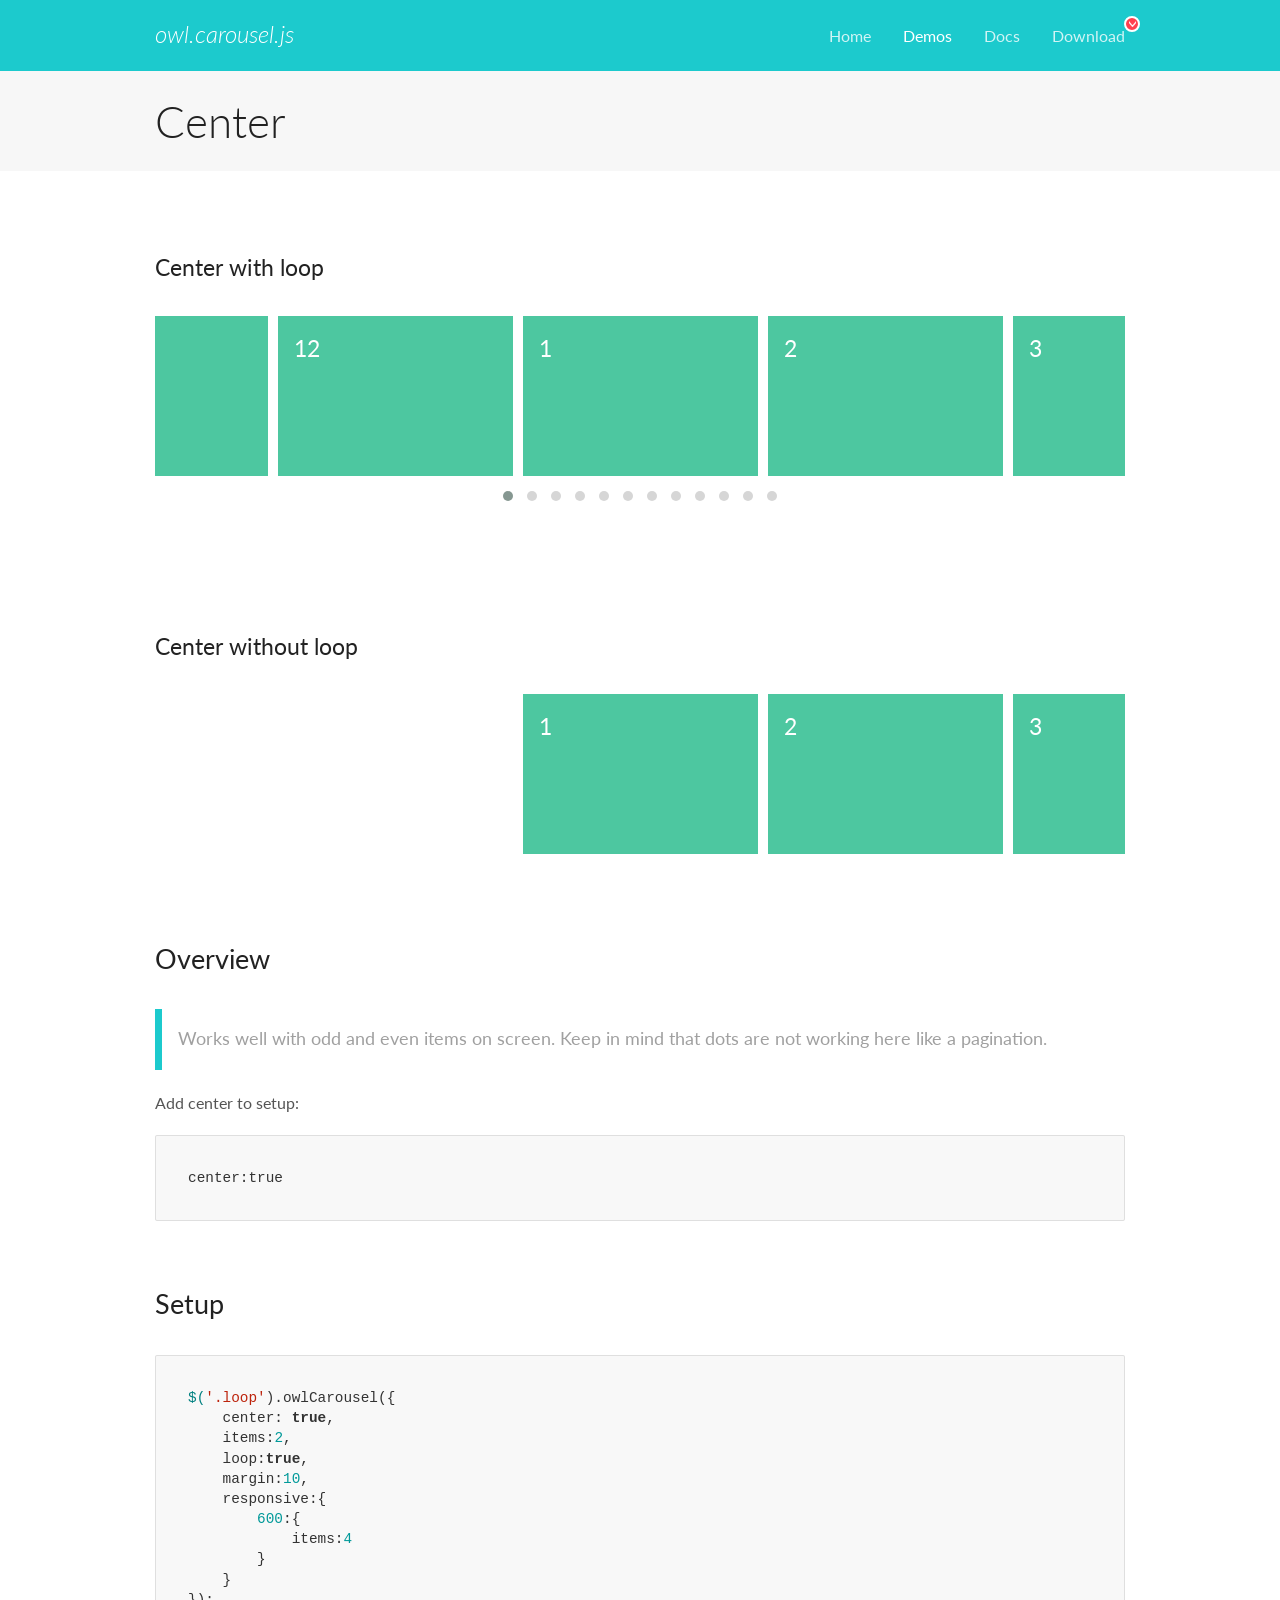
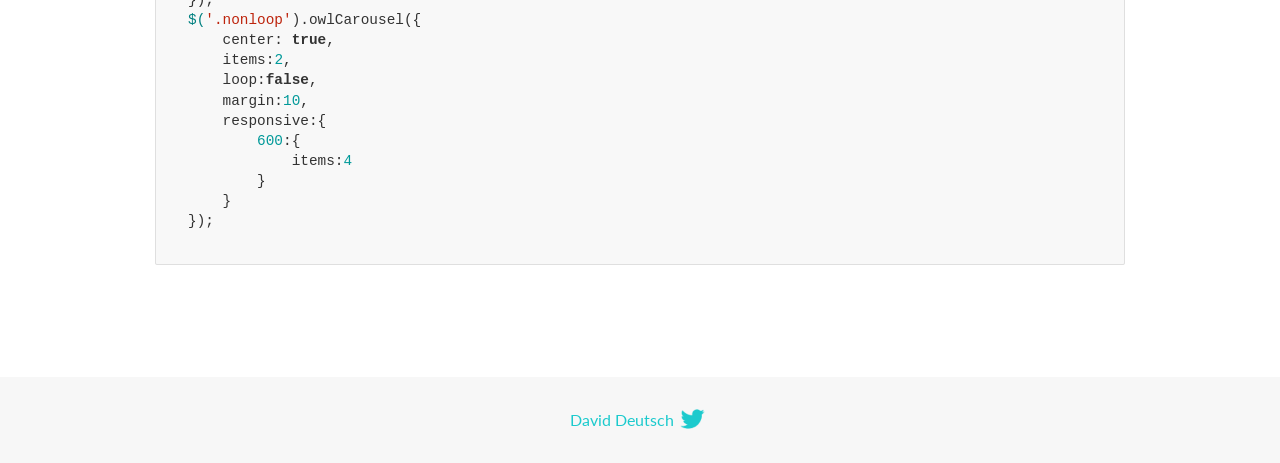
<file: js/OwlCarousel2-2.3.4/docs/demos/center.html>
<!DOCTYPE html>
<html lang="en">
  <head>

    <!-- head -->
    <meta charset="utf-8">
    <meta name="msapplication-tap-highlight" content="no" />
    <meta name="viewport" content="width=device-width, initial-scale=1.0" />
    <meta name="description" content="Center carousel">
    <meta name="author" content="David Deutsch">
    <title>
      Center Demo | Owl Carousel | 2.3.4
    </title>

    <!-- Stylesheets -->
    <link href='https://fonts.googleapis.com/css?family=Lato:300,400,700,400italic,300italic' rel='stylesheet' type='text/css'>
    <link rel="stylesheet" href="../assets/css/docs.theme.min.css">

    <!-- Owl Stylesheets -->
    <link rel="stylesheet" href="../assets/owlcarousel/assets/owl.carousel.min.css">
    <link rel="stylesheet" href="../assets/owlcarousel/assets/owl.theme.default.min.css">

    <!-- HTML5 shim and Respond.js IE8 support of HTML5 elements and media queries -->

    <!--[if lt IE 9]>
      <script src="https://oss.maxcdn.com/libs/html5shiv/3.7.0/html5shiv.js"></script>
      <script src="https://oss.maxcdn.com/libs/respond.js/1.3.0/respond.min.js"></script>
    <![endif]-->

    <!-- Favicons -->
    <link rel="apple-touch-icon-precomposed" sizes="144x144" href="../assets/ico/apple-touch-icon-144-precomposed.png">
    <link rel="shortcut icon" href="../assets/ico/favicon.png">
    <link rel="shortcut icon" href="favicon.ico">

    <!-- Yeah i know js should not be in header. Its required for demos.-->

    <!-- javascript -->
    <script src="../assets/vendors/jquery.min.js"></script>
    <script src="../assets/owlcarousel/owl.carousel.js"></script>
  </head>
  <body>

    <!-- header -->
    <header class="header">
      <div class="row">
        <div class="large-12 columns">
          <div class="brand left">
            <h3>
              <a href="/OwlCarousel2/">owl.carousel.js</a> 
            </h3>
          </div>
          <a id="toggle-nav" class="right">
            <span></span> <span></span> <span></span> 
          </a> 
          <div class="nav-bar">
            <ul class="clearfix">
              <li> <a href="/OwlCarousel2/index.html">Home</a>  </li>
              <li class="active">
                <a href="/OwlCarousel2/demos/demos.html">Demos</a> 
              </li>
              <li> <a href="/OwlCarousel2/docs/started-welcome.html">Docs</a>  </li>
              <li>
                <a href="https://github.com/OwlCarousel2/OwlCarousel2/archive/2.3.4.zip">Download</a> 
                <span class="download"></span> 
              </li>
            </ul>
          </div>
        </div>
      </div>
    </header>

    <!-- title -->
    <section class="title">
      <div class="row">
        <div class="large-12 columns">
          <h1>Center</h1>
        </div>
      </div>
    </section>

    <!--  Demos -->
    <section id="demos">
      <div class="row">
        <div class="large-12 columns">
          <h4 id="center-with-loop">Center with loop</h4>
          <div class="loop owl-carousel owl-theme">
            <div class="item">
              <h4>1</h4>
            </div>
            <div class="item">
              <h4>2</h4>
            </div>
            <div class="item">
              <h4>3</h4>
            </div>
            <div class="item">
              <h4>4</h4>
            </div>
            <div class="item">
              <h4>5</h4>
            </div>
            <div class="item">
              <h4>6</h4>
            </div>
            <div class="item">
              <h4>7</h4>
            </div>
            <div class="item">
              <h4>8</h4>
            </div>
            <div class="item">
              <h4>9</h4>
            </div>
            <div class="item">
              <h4>10</h4>
            </div>
            <div class="item">
              <h4>11</h4>
            </div>
            <div class="item">
              <h4>12</h4>
            </div>
          </div>
          <br>
          <h4 id="center-without-loop">Center without loop</h4>
          <div class="nonloop owl-carousel">
            <div class="item">
              <h4>1</h4>
            </div>
            <div class="item">
              <h4>2</h4>
            </div>
            <div class="item">
              <h4>3</h4>
            </div>
            <div class="item">
              <h4>4</h4>
            </div>
            <div class="item">
              <h4>5</h4>
            </div>
            <div class="item">
              <h4>6</h4>
            </div>
            <div class="item">
              <h4>7</h4>
            </div>
            <div class="item">
              <h4>8</h4>
            </div>
            <div class="item">
              <h4>9</h4>
            </div>
            <div class="item">
              <h4>10</h4>
            </div>
            <div class="item">
              <h4>11</h4>
            </div>
            <div class="item">
              <h4>12</h4>
            </div>
          </div>
          <h3 id="overview">Overview</h3>
          <blockquote>
            <p>Works well with odd and even items on screen. Keep in mind that dots are not working here like a pagination.</p>
          </blockquote>
          <p>Add center to setup:</p>
          <pre><code>center:true</code></pre>
          <h3 id="setup">Setup</h3>
          <pre><code>$(&#39;.loop&#39;).owlCarousel({
    center: true,
    items:2,
    loop:true,
    margin:10,
    responsive:{
        600:{
            items:4
        }
    }
});
$(&#39;.nonloop&#39;).owlCarousel({
    center: true,
    items:2,
    loop:false,
    margin:10,
    responsive:{
        600:{
            items:4
        }
    }
});</code></pre>
          <script>
            jQuery(document).ready(function($) {
              $('.loop').owlCarousel({
                center: true,
                items: 2,
                loop: true,
                margin: 10,
                responsive: {
                  600: {
                    items: 4
                  }
                }
              });
              $('.nonloop').owlCarousel({
                center: true,
                items: 2,
                loop: false,
                margin: 10,
                responsive: {
                  600: {
                    items: 4
                  }
                }
              });
            });
          </script>
        </div>
      </div>
    </section>

    <!-- footer -->
    <footer class="footer">
      <div class="row">
        <div class="large-12 columns">
          <h5>
            <a href="/OwlCarousel2/docs/support-contact.html">David Deutsch</a> 
            <a id="custom-tweet-button" href="https://twitter.com/share?url=https://github.com/OwlCarousel2/OwlCarousel2&text=Owl Carousel - This is so awesome! " target="_blank"></a> 
          </h5>
        </div>
      </div>
    </footer>

    <!-- vendors -->
    <script src="../assets/vendors/highlight.js"></script>
    <script src="../assets/js/app.js"></script>
  </body>
</html>
</file>
<file: css/master.css>
/* ------------------------ */
/* F O N T */
/* ------------------------ */
@import url('https://fonts.googleapis.com/css2?family=Poppins:ital,wght@0,100;0,200;0,300;0,400;0,500;0,600;0,700;0,800;0,900;1,100;1,200;1,300;1,400;1,500;1,600;1,700;1,800;1,900&display=swap');

/* ------------------------ */
/* V A R I A B L E S */
/* ------------------------ */
:root{
    --color-pri: #0f0;
    --color-seg: #fcf4ed;
    --ffamily: Poppins, sans-serif;
}


/* ------------------------ */
/* R E S E T */
/* ------------------------ */
*, *::before, *::after{
    box-sizing: border-box; 
}

*{
    margin: 0; 
    padding: 0; 
}

ul[role='list'], ol[role='list']{
    list-style: none; 
}

html:focus-within{
    scroll-behavior: smooth; 
}

a:not([class]){
    text-decoration-skip-ink: auto; 
}

img, picture, svg, video, canvas{
    max-width: 100%;
    height: auto; 
    vertical-align: middle; 
    font-style: italic; 
    background-repeat: no-repeat; 
    background-size: cover;
}

input, button, textarea, select{
    font: inherit; 
}

@media (prefers-reduced-motion: reduce){
    html:focus-within {
        scroll-behavior: auto;
    }
    *, *::before, *::after {
        animation-duration: 0.01ms !important;
        animation-iteration-count: 1 !important;
        transition-duration: 0.01ms !important;
        scroll-behavior: auto !important;
        transition: none;
    }
}

body, html{
    height: 100%; 
    scroll-behavior: smooth; 
}*, *::before, *::after{
    box-sizing: border-box; 
}

*{
    margin: 0; 
    padding: 0; 
}

ul[role='list'], ol[role='list']{
    list-style: none; 
}

html:focus-within{
    scroll-behavior: smooth; 
}

a:not([class]){
    text-decoration-skip-ink: auto; 
}

img, picture, svg, video, canvas{
    max-width: 100%;
    height: auto; 
    vertical-align: middle; 
    font-style: italic; 
    background-repeat: no-repeat; 
    background-size: cover;
}

input, button, textarea, select{
    font: inherit; 
}

@media (prefers-reduced-motion: reduce){
    html:focus-within {
        scroll-behavior: auto;
    }
    *, *::before, *::after {
        animation-duration: 0.01ms !important;
        animation-iteration-count: 1 !important;
        transition-duration: 0.01ms !important;
        scroll-behavior: auto !important;
        transition: none;
    }
}

body, html{
    height: 100%; 
    scroll-behavior: smooth; 
}

/* ------------------------ */
/* G E N E R A L */
/* ------------------------ */
body{
    font-family: var(--ffamily);
    display: flex;
    justify-content: center;
    align-items: center;
    min-width: 100vh;
}
nav{
    padding: 14px;
    border-radius: 4px;
    border: 2px solid #fff9;
    position: fixed;
    top: 20px;
    left: 20px;
    transition: all 0.4s ease-in-out;
    a:is(:link, visited){

        svg{
            opacity: .7;
            width: 40px;
            height: 40px;
        }
    }
}
nav:is(:hover){
    background-color: aliceblue;
    transform: translateX(-4px);
}
main{
    display: flex;
    text-emphasis: center
    ;
    flex-direction: column;
    align-items: center;
    justify-content: center;
    gap: 2rem;
    header{
        h1{
            font-size: 4rem;
            text-align: center;
            /* le merma el color a la negrilla */
            font-weight: 500;
            align-items: center;
            justify-content: center;
        }
        h2{
            font-size: 1.4rem;
            text-align: center;
            /* le merma el color a la negrilla */
            font-weight: 300
        }
    }
}
menu{
    display: flex;
    flex-direction: column;
    align-items: center;
    gap: 1.2rem;
    a:is(:link, :visited){
        background-color: green;
        border-radius: 10px 0 10px 0;
        display: flex;
        align-items: center;
        gap:  1rem;
        text-decoration: none;
        padding: 8px;
        transition: all 0.4s ease-in-out;
        width: 280px;
        span{
            font-size: 2rem;
        }
        a:is(:hover){
            background-color: rgb(211, 200, 200);
            transform: scale(1.01) translateX(4px);
        }
    }
}

/* ------------------------ */
/* M A I N  M E N U */
/* ------------------------ */
body.mmenu{
    background-color: #A3FFA3;
background-image: url("data:image/svg+xml,%3Csvg xmlns='http://www.w3.org/2000/svg' viewBox='0 0 1600 900'%3E%3Cdefs%3E%3ClinearGradient id='a' x1='0' x2='0' y1='1' y2='0' gradientTransform='rotate(0,0.5,0.5)'%3E%3Cstop offset='0' stop-color='%230FF'/%3E%3Cstop offset='1' stop-color='%23CF6'/%3E%3C/linearGradient%3E%3ClinearGradient id='b' x1='0' x2='0' y1='0' y2='1' gradientTransform='rotate(10,0.5,0.5)'%3E%3Cstop offset='0' stop-color='%23F00'/%3E%3Cstop offset='1' stop-color='%23FC0'/%3E%3C/linearGradient%3E%3C/defs%3E%3Cg fill='%23FFF' fill-opacity='0' stroke-miterlimit='10'%3E%3Cg stroke='url(%23a)' stroke-width='5.609999999999999'%3E%3Cpath transform='translate(-17.5 4) rotate(2.5 1409 581) scale(1.01)' d='M1409 581 1450.35 511 1490 581z'/%3E%3Ccircle stroke-width='1.87' transform='translate(-10 10) rotate(3 800 450) scale(1.005)' cx='500' cy='100' r='40'/%3E%3Cpath transform='translate(9 -30) rotate(30 401 736) scale(1.005)' d='M400.86 735.5h-83.73c0-23.12 18.74-41.87 41.87-41.87S400.86 712.38 400.86 735.5z'/%3E%3C/g%3E%3Cg stroke='url(%23b)' stroke-width='1.7'%3E%3Cpath transform='translate(60 -4) rotate(1 150 345) scale(0.99)' d='M149.8 345.2 118.4 389.8 149.8 434.4 181.2 389.8z'/%3E%3Crect stroke-width='3.74' transform='translate(-40 -25) rotate(36 1089 759)' x='1039' y='709' width='100' height='100'/%3E%3Cpath transform='translate(-60 20) rotate(6 1400 132)' d='M1426.8 132.4 1405.7 168.8 1363.7 168.8 1342.7 132.4 1363.7 96 1405.7 96z'/%3E%3C/g%3E%3C/g%3E%3C/svg%3E");
background-attachment: fixed;
background-size: cover;
}
img {
    margin: auto; /* Centrado horizontal */
    display: block; /* Alinea la imagen al centro */
}
p{
    text-align: center;
}
/* ------------------------ */
/* ------L E V E L 2------ */
/* ---------------------- */
body.level2{
    background-color: #9EFFA1;
    background-image: url("data:image/svg+xml,%3Csvg xmlns='http://www.w3.org/2000/svg' viewBox='0 0 1600 900'%3E%3Cdefs%3E%3ClinearGradient id='a' x1='0' x2='0' y1='1' y2='0'%3E%3Cstop offset='0' stop-color='%23371FFF'/%3E%3Cstop offset='1' stop-color='%2320FF36'/%3E%3C/linearGradient%3E%3ClinearGradient id='b' x1='0' x2='0' y1='0' y2='1'%3E%3Cstop offset='0' stop-color='%23FFB71A'/%3E%3Cstop offset='1' stop-color='%23B125FF'/%3E%3C/linearGradient%3E%3C/defs%3E%3Cg fill='%23FFF' fill-opacity='0' stroke-miterlimit='10'%3E%3Cg stroke='url(%23a)' stroke-width='2'%3E%3Cpath transform='translate(0 0)' d='M1409 581 1450.35 511 1490 581z'/%3E%3Ccircle stroke-width='4' transform='rotate(0 800 450)' cx='500' cy='100' r='40'/%3E%3Cpath transform='translate(0 0)' d='M400.86 735.5h-83.73c0-23.12 18.74-41.87 41.87-41.87S400.86 712.38 400.86 735.5z'/%3E%3C/g%3E%3Cg stroke='url(%23b)' stroke-width='4'%3E%3Cpath transform='translate(0 0)' d='M149.8 345.2 118.4 389.8 149.8 434.4 181.2 389.8z'/%3E%3Crect stroke-width='8' transform='rotate(0 1089 759)' x='1039' y='709' width='100' height='100'/%3E%3Cpath transform='rotate(0 1400 132)' d='M1426.8 132.4 1405.7 168.8 1363.7 168.8 1342.7 132.4 1363.7 96 1405.7 96z'/%3E%3C/g%3E%3C/g%3E%3C/svg%3E");
    background-attachment: fixed;
    background-size: cover;

    header{
        h1{
            font-size: 3rem;
        }
    }
    menu{
        a:is(:link, visited){
            color: #9EFFA1;

        }

    
    }
}
/* ------------------------ */
/* ------L E V E L 3------ */
/* ---------------------- */

body.level3{
    background-color: #AFFFF2;
    background-image: url("data:image/svg+xml,%3Csvg xmlns='http://www.w3.org/2000/svg' viewBox='0 0 1600 900'%3E%3Cdefs%3E%3ClinearGradient id='a' x1='0' x2='0' y1='1' y2='0'%3E%3Cstop offset='0' stop-color='%230FF'/%3E%3Cstop offset='1' stop-color='%23CF6'/%3E%3C/linearGradient%3E%3ClinearGradient id='b' x1='0' x2='0' y1='0' y2='1'%3E%3Cstop offset='0' stop-color='%23F00'/%3E%3Cstop offset='1' stop-color='%23FC0'/%3E%3C/linearGradient%3E%3C/defs%3E%3Cg fill='%23FFF' fill-opacity='0' stroke-miterlimit='10'%3E%3Cg stroke='url(%23a)' stroke-width='2'%3E%3Cpath transform='translate(0 0)' d='M1409 581 1450.35 511 1490 581z'/%3E%3Ccircle stroke-width='4' transform='rotate(0 800 450)' cx='500' cy='100' r='40'/%3E%3Cpath transform='translate(0 0)' d='M400.86 735.5h-83.73c0-23.12 18.74-41.87 41.87-41.87S400.86 712.38 400.86 735.5z'/%3E%3C/g%3E%3Cg stroke='url(%23b)' stroke-width='4'%3E%3Cpath transform='translate(0 0)' d='M149.8 345.2 118.4 389.8 149.8 434.4 181.2 389.8z'/%3E%3Crect stroke-width='8' transform='rotate(0 1089 759)' x='1039' y='709' width='100' height='100'/%3E%3Cpath transform='rotate(0 1400 132)' d='M1426.8 132.4 1405.7 168.8 1363.7 168.8 1342.7 132.4 1363.7 96 1405.7 96z'/%3E%3C/g%3E%3C/g%3E%3C/svg%3E");
    background-attachment: fixed;
    background-size: cover;

    header{
        h1{
            font-size: 3rem;
        }
    }
    menu{
        a:is(:link, visited){
            color: #9effdb;

        }

    
    }
}
h2{
    font-weight: 15px;
    color: white;
}
</file>
